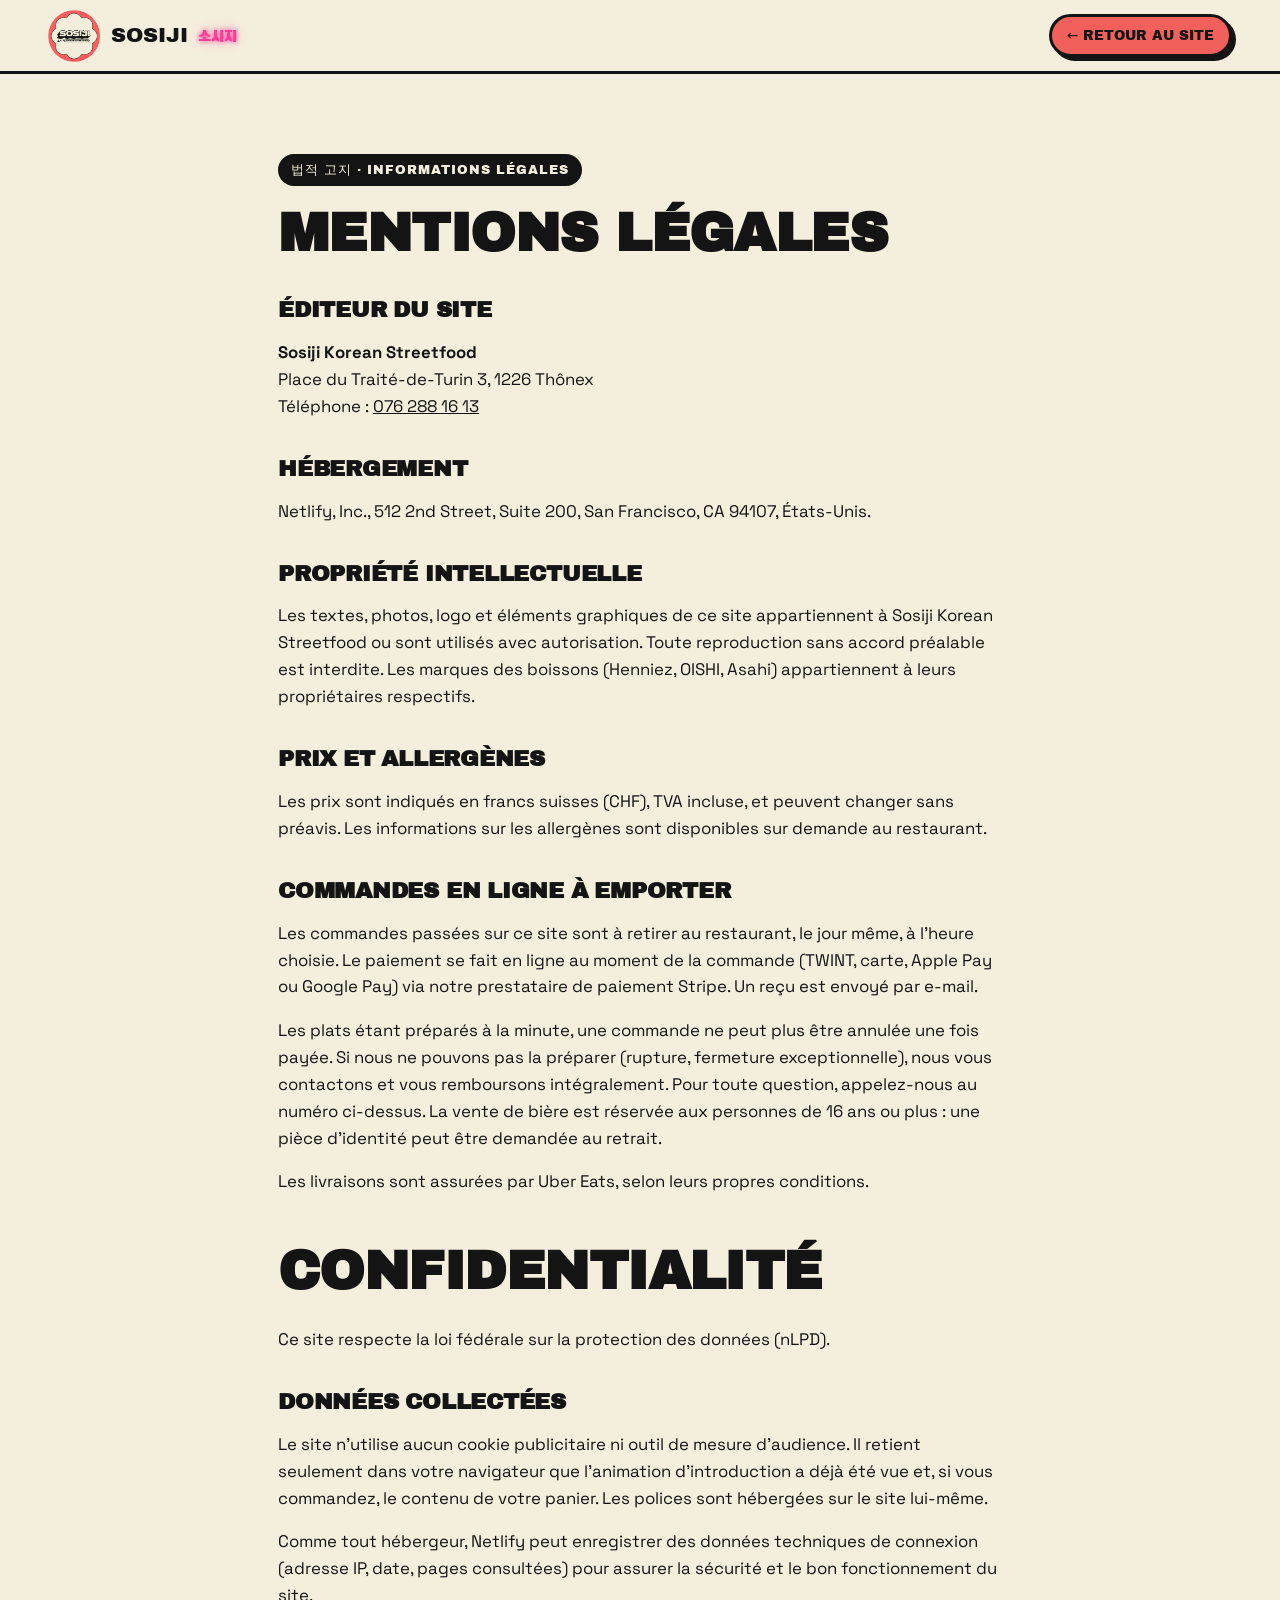
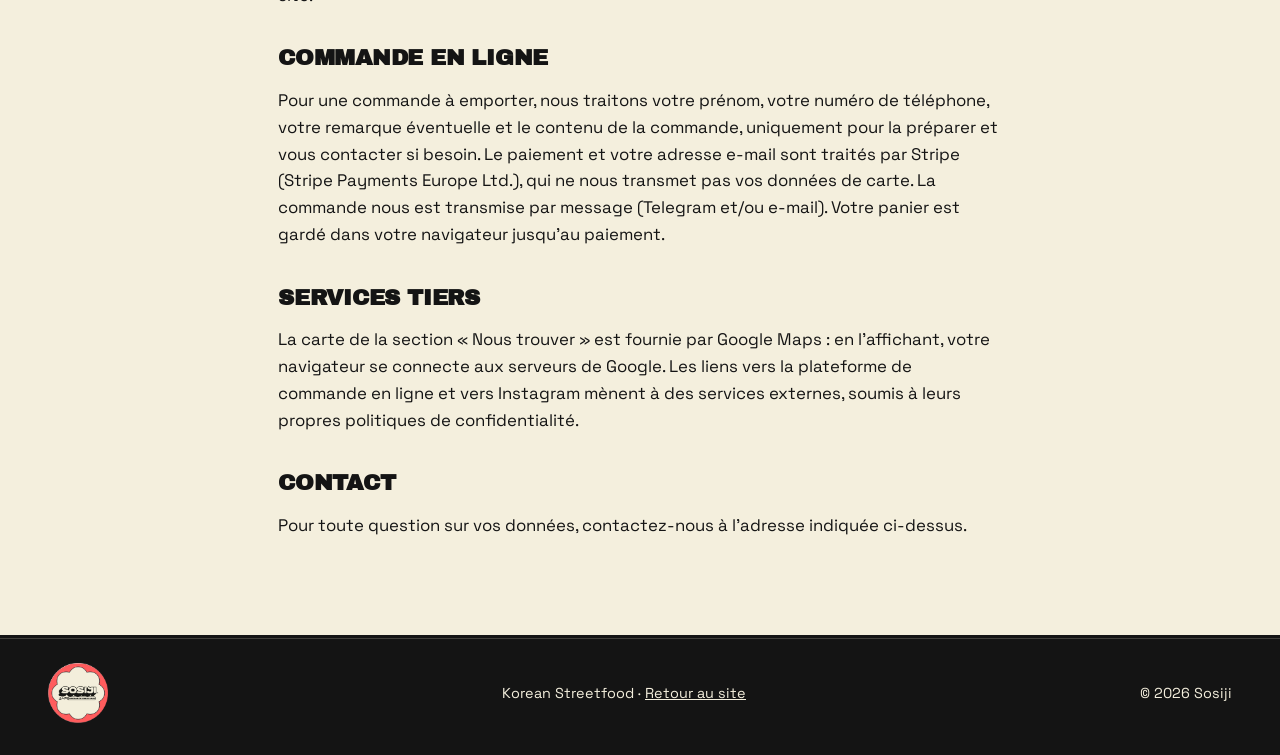
<file: mentions-legales.html>
<!doctype html>
<html lang="fr">
<head>
  <meta charset="utf-8">
  <meta name="viewport" content="width=device-width, initial-scale=1">
  <title>Mentions légales · Sosiji 소시지</title>
  <meta name="robots" content="noindex">
  <meta name="theme-color" content="#f2605b">
  <link rel="icon" href="assets/img/logo.png">
  <link rel="stylesheet" href="assets/fonts.css">
  <link rel="stylesheet" href="style.css">
</head>
<body>
  <header class="nav">
    <a href="index.html" class="nav__brand" aria-label="Sosiji · accueil">
      <img src="assets/img/logo.png" alt="Logo Sosiji Korean Streetfood" width="56" height="56">
      <span class="nav__word">SOSIJI <span class="ko">소시지</span></span>
    </a>
    <a href="index.html" class="btn btn--small">← Retour au site</a>
  </header>

  <main class="legal">
    <p class="tag">법적 고지 · Informations légales</p>
    <h1>Mentions légales</h1>

    <h2>Éditeur du site</h2>
    <p>
      <strong data-legal="company">Sosiji Korean Streetfood</strong><br>
      <span data-legal="owner-line" hidden>Responsable : <span data-legal="owner"></span><br></span>
      <span data-legal="address"></span><br>
      <span data-legal="phone-line" hidden>Téléphone : <a data-legal="phone"></a><br></span>
      <span data-legal="email-line" hidden>E-mail : <a data-legal="email"></a><br></span>
      <span data-legal="ide-line" hidden>Numéro IDE : <span data-legal="ide"></span></span>
    </p>

    <h2>Hébergement</h2>
    <p>Netlify, Inc., 512 2nd Street, Suite 200, San Francisco, CA 94107, États-Unis.</p>

    <h2>Propriété intellectuelle</h2>
    <p>Les textes, photos, logo et éléments graphiques de ce site appartiennent à Sosiji Korean Streetfood ou sont utilisés avec autorisation. Toute reproduction sans accord préalable est interdite. Les marques des boissons (Henniez, OISHI, Asahi) appartiennent à leurs propriétaires respectifs.</p>

    <h2>Prix et allergènes</h2>
    <p>Les prix sont indiqués en francs suisses (CHF), TVA incluse, et peuvent changer sans préavis. Les informations sur les allergènes sont disponibles sur demande au restaurant.</p>

    <h2 id="commandes">Commandes en ligne à emporter</h2>
    <p>Les commandes passées sur ce site sont à retirer au restaurant, le jour même, à l'heure choisie. Le paiement se fait en ligne au moment de la commande (TWINT, carte, Apple Pay ou Google Pay) via notre prestataire de paiement Stripe. Un reçu est envoyé par e-mail.</p>
    <p>Les plats étant préparés à la minute, une commande ne peut plus être annulée une fois payée. Si nous ne pouvons pas la préparer (rupture, fermeture exceptionnelle), nous vous contactons et vous remboursons intégralement. Pour toute question, appelez-nous au numéro ci-dessus. La vente de bière est réservée aux personnes de 16 ans ou plus : une pièce d'identité peut être demandée au retrait.</p>
    <p>Les livraisons sont assurées par Uber Eats, selon leurs propres conditions.</p>

    <h1 id="confidentialite" style="margin-top:3rem">Confidentialité</h1>
    <p>Ce site respecte la loi fédérale sur la protection des données (nLPD).</p>
    <h2>Données collectées</h2>
    <p>Le site n'utilise aucun cookie publicitaire ni outil de mesure d'audience. Il retient seulement dans votre navigateur que l'animation d'introduction a déjà été vue et, si vous commandez, le contenu de votre panier. Les polices sont hébergées sur le site lui-même.</p>
    <p>Comme tout hébergeur, Netlify peut enregistrer des données techniques de connexion (adresse IP, date, pages consultées) pour assurer la sécurité et le bon fonctionnement du site.</p>
    <h2>Commande en ligne</h2>
    <p>Pour une commande à emporter, nous traitons votre prénom, votre numéro de téléphone, votre remarque éventuelle et le contenu de la commande, uniquement pour la préparer et vous contacter si besoin. Le paiement et votre adresse e-mail sont traités par Stripe (Stripe Payments Europe Ltd.), qui ne nous transmet pas vos données de carte. La commande nous est transmise par message (Telegram et/ou e-mail). Votre panier est gardé dans votre navigateur jusqu'au paiement.</p>
    <h2>Services tiers</h2>
    <p>La carte de la section « Nous trouver » est fournie par Google Maps : en l'affichant, votre navigateur se connecte aux serveurs de Google. Les liens vers la plateforme de commande en ligne et vers Instagram mènent à des services externes, soumis à leurs propres politiques de confidentialité.</p>
    <h2>Contact</h2>
    <p>Pour toute question sur vos données, contactez-nous à l'adresse indiquée ci-dessus.</p>
  </main>

  <footer class="footer">
    <div class="footer__row">
      <img src="assets/img/logo.png" alt="" width="60" height="60">
      <p>Korean Streetfood · <a href="index.html" style="color:inherit">Retour au site</a></p>
      <p>© <span id="year"></span> Sosiji</p>
    </div>
  </footer>

  <script src="config.js"></script>
  <script>
    (function () {
      var c = window.SOSIJI || {}, l = c.legal || {};
      var $ = function (k) { return document.querySelector('[data-legal="' + k + '"]'); };
      if (l.company) $('company').textContent = l.company;
      $('address').textContent = c.address || '';
      if (l.owner) { $('owner').textContent = l.owner; $('owner-line').hidden = false; }
      if (l.ide) { $('ide').textContent = l.ide; $('ide-line').hidden = false; }
      if (c.phone) {
        $('phone').textContent = c.phone;
        $('phone').href = 'tel:' + c.phone.replace(/[^+\d]/g, '').replace(/^0/, '+41');
        $('phone-line').hidden = false;
      }
      if (c.email) { $('email').textContent = c.email; $('email').href = 'mailto:' + c.email; $('email-line').hidden = false; }
      document.getElementById('year').textContent = new Date().getFullYear();
    })();
  </script>
</body>
</html>
</file>
<file: assets/fonts.css>
/* Polices auto-hébergées (Fontsource, licence SIL OFL) */
/* archivo-black-latin-ext-400-normal */
@font-face {
  font-family: 'Archivo Black';
  font-style: normal;
  font-display: swap;
  font-weight: 400;
  src: url(fonts/archivo-black-latin-ext-400-normal.woff2) format('woff2');
  unicode-range: U+0100-02BA,U+02BD-02C5,U+02C7-02CC,U+02CE-02D7,U+02DD-02FF,U+0304,U+0308,U+0329,U+1D00-1DBF,U+1E00-1E9F,U+1EF2-1EFF,U+2020,U+20A0-20AB,U+20AD-20C0,U+2113,U+2C60-2C7F,U+A720-A7FF;
}

/* archivo-black-latin-400-normal */
@font-face {
  font-family: 'Archivo Black';
  font-style: normal;
  font-display: swap;
  font-weight: 400;
  src: url(fonts/archivo-black-latin-400-normal.woff2) format('woff2');
  unicode-range: U+0000-00FF,U+0131,U+0152-0153,U+02BB-02BC,U+02C6,U+02DA,U+02DC,U+0304,U+0308,U+0329,U+2000-206F,U+20AC,U+2122,U+2191,U+2193,U+2212,U+2215,U+FEFF,U+FFFD;
}
/* black-han-sans-[2]-400-normal */
@font-face {
  font-family: 'Black Han Sans';
  font-style: normal;
  font-display: swap;
  font-weight: 400;
  src: url(fonts/black-han-sans-2-400-normal.woff2) format('woff2');
  unicode-range: U+d723-d728,U+d72a-d733,U+d735-d748,U+d74a-d74f,U+d752-d753,U+d755-d757,U+d75a-d75f,U+d762-d764,U+d766-d768,U+d76a-d76b,U+d76d-d76f,U+d771-d787,U+d789-d78b,U+d78d-d78f,U+d791-d797,U+d79a,U+d79c,U+d79e-d7a3,U+f900-f909,U+f90b-f92e;
}

/* black-han-sans-[3]-400-normal */
@font-face {
  font-family: 'Black Han Sans';
  font-style: normal;
  font-display: swap;
  font-weight: 400;
  src: url(fonts/black-han-sans-3-400-normal.woff2) format('woff2');
  unicode-range: U+d679-d68b,U+d68e-d69e,U+d6a0,U+d6a2-d6a7,U+d6a9-d6c3,U+d6c6-d6c7,U+d6c9-d6cb,U+d6cd-d6d3,U+d6d5-d6d6,U+d6d8-d6e3,U+d6e5-d6e7,U+d6e9-d6fb,U+d6fd-d717,U+d719-d71f,U+d721-d722;
}

/* black-han-sans-[4]-400-normal */
@font-face {
  font-family: 'Black Han Sans';
  font-style: normal;
  font-display: swap;
  font-weight: 400;
  src: url(fonts/black-han-sans-4-400-normal.woff2) format('woff2');
  unicode-range: U+d5bc-d5c7,U+d5ca-d5cb,U+d5cd-d5cf,U+d5d1-d5d7,U+d5d9-d5da,U+d5dc,U+d5de-d5e3,U+d5e6-d5e7,U+d5e9-d5eb,U+d5ed-d5f6,U+d5f8,U+d5fa-d5ff,U+d602-d603,U+d605-d607,U+d609-d60f,U+d612-d613,U+d616-d61b,U+d61d-d637,U+d63a-d63b,U+d63d-d63f,U+d641-d647,U+d64a-d64c,U+d64e-d653,U+d656-d657,U+d659-d65b,U+d65d-d666,U+d668,U+d66a-d678;
}

/* black-han-sans-[5]-400-normal */
@font-face {
  font-family: 'Black Han Sans';
  font-style: normal;
  font-display: swap;
  font-weight: 400;
  src: url(fonts/black-han-sans-5-400-normal.woff2) format('woff2');
  unicode-range: U+d507,U+d509-d50b,U+d50d-d513,U+d515-d53b,U+d53e-d53f,U+d541-d543,U+d545-d54c,U+d54e,U+d550,U+d552-d557,U+d55a-d55b,U+d55d-d55f,U+d561-d564,U+d566-d567,U+d56a,U+d56c,U+d56e-d573,U+d576-d577,U+d579-d583,U+d585-d586,U+d58a-d5a4,U+d5a6-d5bb;
}

/* black-han-sans-[6]-400-normal */
@font-face {
  font-family: 'Black Han Sans';
  font-style: normal;
  font-display: swap;
  font-weight: 400;
  src: url(fonts/black-han-sans-6-400-normal.woff2) format('woff2');
  unicode-range: U+d464-d477,U+d47a-d47b,U+d47d-d47f,U+d481-d487,U+d489-d48a,U+d48c,U+d48e-d4e7,U+d4e9-d503,U+d505-d506;
}

/* black-han-sans-[7]-400-normal */
@font-face {
  font-family: 'Black Han Sans';
  font-style: normal;
  font-display: swap;
  font-weight: 400;
  src: url(fonts/black-han-sans-7-400-normal.woff2) format('woff2');
  unicode-range: U+d3bf-d3c7,U+d3ca-d3cf,U+d3d1-d3eb,U+d3ee-d3ef,U+d3f1-d3f3,U+d3f5-d3fb,U+d3fd-d400,U+d402-d45b,U+d45d-d463;
}

/* black-han-sans-[8]-400-normal */
@font-face {
  font-family: 'Black Han Sans';
  font-style: normal;
  font-display: swap;
  font-weight: 400;
  src: url(fonts/black-han-sans-8-400-normal.woff2) format('woff2');
  unicode-range: U+d2ff,U+d302-d304,U+d306-d30b,U+d30f,U+d311-d313,U+d315-d31b,U+d31e,U+d322-d324,U+d326-d327,U+d32a-d32b,U+d32d-d32f,U+d331-d337,U+d339-d33c,U+d33e-d37b,U+d37e-d37f,U+d381-d383,U+d385-d38b,U+d38e-d390,U+d392-d397,U+d39a-d39b,U+d39d-d39f,U+d3a1-d3a7,U+d3a9-d3aa,U+d3ac,U+d3ae-d3b3,U+d3b5-d3b7,U+d3b9-d3bb,U+d3bd-d3be;
}

/* black-han-sans-[9]-400-normal */
@font-face {
  font-family: 'Black Han Sans';
  font-style: normal;
  font-display: swap;
  font-weight: 400;
  src: url(fonts/black-han-sans-9-400-normal.woff2) format('woff2');
  unicode-range: U+d257-d27f,U+d281-d29b,U+d29d-d29f,U+d2a1-d2ab,U+d2ad-d2b7,U+d2ba-d2bb,U+d2bd-d2bf,U+d2c1-d2c7,U+d2c9-d2ef,U+d2f2-d2f3,U+d2f5-d2f7,U+d2f9-d2fe;
}

/* black-han-sans-[10]-400-normal */
@font-face {
  font-family: 'Black Han Sans';
  font-style: normal;
  font-display: swap;
  font-weight: 400;
  src: url(fonts/black-han-sans-10-400-normal.woff2) format('woff2');
  unicode-range: U+d1b4,U+d1b6-d1f3,U+d1f5-d22b,U+d22e-d22f,U+d231-d233,U+d235-d23b,U+d23d-d240,U+d242-d256;
}

/* black-han-sans-[11]-400-normal */
@font-face {
  font-family: 'Black Han Sans';
  font-style: normal;
  font-display: swap;
  font-weight: 400;
  src: url(fonts/black-han-sans-11-400-normal.woff2) format('woff2');
  unicode-range: U+d105-d12f,U+d132-d133,U+d135-d137,U+d139-d13f,U+d141-d142,U+d144,U+d146-d14b,U+d14e-d14f,U+d151-d153,U+d155-d15b,U+d15e-d187,U+d189-d19f,U+d1a2-d1a3,U+d1a5-d1a7,U+d1a9-d1af,U+d1b2-d1b3;
}

/* black-han-sans-[12]-400-normal */
@font-face {
  font-family: 'Black Han Sans';
  font-style: normal;
  font-display: swap;
  font-weight: 400;
  src: url(fonts/black-han-sans-12-400-normal.woff2) format('woff2');
  unicode-range: U+d04b-d04f,U+d051-d057,U+d059-d06b,U+d06d-d06f,U+d071-d073,U+d075-d07b,U+d07e-d0a3,U+d0a6-d0a7,U+d0a9-d0ab,U+d0ad-d0b3,U+d0b6,U+d0b8,U+d0ba-d0bf,U+d0c2-d0c3,U+d0c5-d0c7,U+d0c9-d0cf,U+d0d2,U+d0d6-d0db,U+d0de-d0df,U+d0e1-d0e3,U+d0e5-d0eb,U+d0ee-d0f0,U+d0f2-d104;
}

/* black-han-sans-[13]-400-normal */
@font-face {
  font-family: 'Black Han Sans';
  font-style: normal;
  font-display: swap;
  font-weight: 400;
  src: url(fonts/black-han-sans-13-400-normal.woff2) format('woff2');
  unicode-range: U+cfa2-cfc3,U+cfc5-cfdf,U+cfe2-cfe3,U+cfe5-cfe7,U+cfe9-cff4,U+cff6-cffb,U+cffd-cfff,U+d001-d003,U+d005-d017,U+d019-d033,U+d036-d037,U+d039-d03b,U+d03d-d04a;
}

/* black-han-sans-[14]-400-normal */
@font-face {
  font-family: 'Black Han Sans';
  font-style: normal;
  font-display: swap;
  font-weight: 400;
  src: url(fonts/black-han-sans-14-400-normal.woff2) format('woff2');
  unicode-range: U+cef0-cef3,U+cef6,U+cef9-ceff,U+cf01-cf03,U+cf05-cf07,U+cf09-cf0f,U+cf11-cf12,U+cf14-cf1b,U+cf1d-cf1f,U+cf21-cf2f,U+cf31-cf53,U+cf56-cf57,U+cf59-cf5b,U+cf5d-cf63,U+cf66,U+cf68,U+cf6a-cf6f,U+cf71-cf84,U+cf86-cf8b,U+cf8d-cfa1;
}

/* black-han-sans-[15]-400-normal */
@font-face {
  font-family: 'Black Han Sans';
  font-style: normal;
  font-display: swap;
  font-weight: 400;
  src: url(fonts/black-han-sans-15-400-normal.woff2) format('woff2');
  unicode-range: U+ce3c-ce57,U+ce5a-ce5b,U+ce5d-ce5f,U+ce61-ce67,U+ce6a,U+ce6c,U+ce6e-ce73,U+ce76-ce77,U+ce79-ce7b,U+ce7d-ce83,U+ce85-ce88,U+ce8a-ce8f,U+ce91-ce93,U+ce95-ce97,U+ce99-ce9f,U+cea2,U+cea4-ceab,U+cead-cee3,U+cee6-cee7,U+cee9-ceeb,U+ceed-ceef;
}

/* black-han-sans-[16]-400-normal */
@font-face {
  font-family: 'Black Han Sans';
  font-style: normal;
  font-display: swap;
  font-weight: 400;
  src: url(fonts/black-han-sans-16-400-normal.woff2) format('woff2');
  unicode-range: U+cd92-cd93,U+cd96-cd97,U+cd99-cd9b,U+cd9d-cda3,U+cda6-cda8,U+cdaa-cdaf,U+cdb1-cdc3,U+cdc5-cdcb,U+cdcd-cde7,U+cde9-ce03,U+ce05-ce1f,U+ce22-ce34,U+ce36-ce3b;
}

/* black-han-sans-[17]-400-normal */
@font-face {
  font-family: 'Black Han Sans';
  font-style: normal;
  font-display: swap;
  font-weight: 400;
  src: url(fonts/black-han-sans-17-400-normal.woff2) format('woff2');
  unicode-range: U+ccef-cd07,U+cd0a-cd0b,U+cd0d-cd1a,U+cd1c,U+cd1e-cd2b,U+cd2d-cd5b,U+cd5d-cd77,U+cd79-cd91;
}

/* black-han-sans-[18]-400-normal */
@font-face {
  font-family: 'Black Han Sans';
  font-style: normal;
  font-display: swap;
  font-weight: 400;
  src: url(fonts/black-han-sans-18-400-normal.woff2) format('woff2');
  unicode-range: U+cc3f-cc43,U+cc46-cc47,U+cc49-cc4b,U+cc4d-cc53,U+cc55-cc58,U+cc5a-cc5f,U+cc61-cc97,U+cc9a-cc9b,U+cc9d-cc9f,U+cca1-cca7,U+ccaa,U+ccac,U+ccae-ccb3,U+ccb6-ccb7,U+ccb9-ccbb,U+ccbd-cccf,U+ccd1-cce3,U+cce5-ccee;
}

/* black-han-sans-[19]-400-normal */
@font-face {
  font-family: 'Black Han Sans';
  font-style: normal;
  font-display: swap;
  font-weight: 400;
  src: url(fonts/black-han-sans-19-400-normal.woff2) format('woff2');
  unicode-range: U+cb91-cbd3,U+cbd5-cbe3,U+cbe5-cc0b,U+cc0e-cc0f,U+cc11-cc13,U+cc15-cc1b,U+cc1d-cc20,U+cc23-cc27,U+cc2a-cc2b,U+cc2d,U+cc2f,U+cc31-cc37,U+cc3a,U+cc3c;
}

/* black-han-sans-[20]-400-normal */
@font-face {
  font-family: 'Black Han Sans';
  font-style: normal;
  font-display: swap;
  font-weight: 400;
  src: url(fonts/black-han-sans-20-400-normal.woff2) format('woff2');
  unicode-range: U+caf4-cb47,U+cb4a-cb90;
}

/* black-han-sans-[21]-400-normal */
@font-face {
  font-family: 'Black Han Sans';
  font-style: normal;
  font-display: swap;
  font-weight: 400;
  src: url(fonts/black-han-sans-21-400-normal.woff2) format('woff2');
  unicode-range: U+ca4a-ca4b,U+ca4e-ca4f,U+ca51-ca53,U+ca55-ca5b,U+ca5d-ca60,U+ca62-ca83,U+ca85-cabb,U+cabe-cabf,U+cac1-cac3,U+cac5-cacb,U+cacd-cad0,U+cad2,U+cad4-cad8,U+cada-caf3;
}

/* black-han-sans-[22]-400-normal */
@font-face {
  font-family: 'Black Han Sans';
  font-style: normal;
  font-display: swap;
  font-weight: 400;
  src: url(fonts/black-han-sans-22-400-normal.woff2) format('woff2');
  unicode-range: U+c996-c997,U+c99a-c99c,U+c99e-c9bf,U+c9c2-c9c3,U+c9c5-c9c7,U+c9c9-c9cf,U+c9d2,U+c9d4,U+c9d7-c9d8,U+c9db,U+c9de-c9df,U+c9e1-c9e3,U+c9e5-c9e6,U+c9e8-c9eb,U+c9ee-c9f0,U+c9f2-c9f7,U+c9f9-ca0b,U+ca0d-ca28,U+ca2a-ca49;
}

/* black-han-sans-[23]-400-normal */
@font-face {
  font-family: 'Black Han Sans';
  font-style: normal;
  font-display: swap;
  font-weight: 400;
  src: url(fonts/black-han-sans-23-400-normal.woff2) format('woff2');
  unicode-range: U+c8e9-c8f4,U+c8f6-c8fb,U+c8fe-c8ff,U+c901-c903,U+c905-c90b,U+c90e-c910,U+c912-c917,U+c919-c92b,U+c92d-c94f,U+c951-c953,U+c955-c96b,U+c96d-c973,U+c975-c987,U+c98a-c98b,U+c98d-c98f,U+c991-c995;
}

/* black-han-sans-[24]-400-normal */
@font-face {
  font-family: 'Black Han Sans';
  font-style: normal;
  font-display: swap;
  font-weight: 400;
  src: url(fonts/black-han-sans-24-400-normal.woff2) format('woff2');
  unicode-range: U+c841-c84b,U+c84d-c86f,U+c872-c873,U+c875-c877,U+c879-c87f,U+c882-c884,U+c887-c88a,U+c88d-c8c3,U+c8c5-c8df,U+c8e1-c8e8;
}

/* black-han-sans-[25]-400-normal */
@font-face {
  font-family: 'Black Han Sans';
  font-style: normal;
  font-display: swap;
  font-weight: 400;
  src: url(fonts/black-han-sans-25-400-normal.woff2) format('woff2');
  unicode-range: U+c779-c77b,U+c77e-c782,U+c786,U+c78b,U+c78d,U+c78f,U+c792-c793,U+c795,U+c797,U+c799-c79f,U+c7a2,U+c7a7-c7ab,U+c7ae-c7bb,U+c7bd-c7c0,U+c7c2-c7c7,U+c7c9-c7dc,U+c7de-c7ff,U+c802-c803,U+c805-c807,U+c809,U+c80b-c80f,U+c812,U+c814,U+c817-c81b,U+c81e-c81f,U+c821-c823,U+c825-c82e,U+c830-c837,U+c839-c83b,U+c83d-c840;
}

/* black-han-sans-[26]-400-normal */
@font-face {
  font-family: 'Black Han Sans';
  font-style: normal;
  font-display: swap;
  font-weight: 400;
  src: url(fonts/black-han-sans-26-400-normal.woff2) format('woff2');
  unicode-range: U+c6bb-c6bf,U+c6c2,U+c6c4,U+c6c6-c6cb,U+c6ce-c6cf,U+c6d1-c6d3,U+c6d5-c6db,U+c6dd-c6df,U+c6e1-c6e7,U+c6e9-c6eb,U+c6ed-c6ef,U+c6f1-c6f8,U+c6fa-c703,U+c705-c707,U+c709-c70b,U+c70d-c716,U+c718,U+c71a-c71f,U+c722-c723,U+c725-c727,U+c729-c734,U+c736-c73b,U+c73e-c73f,U+c741-c743,U+c745-c74b,U+c74e-c750,U+c752-c757,U+c759-c773,U+c776-c777;
}

/* black-han-sans-[27]-400-normal */
@font-face {
  font-family: 'Black Han Sans';
  font-style: normal;
  font-display: swap;
  font-weight: 400;
  src: url(fonts/black-han-sans-27-400-normal.woff2) format('woff2');
  unicode-range: U+c5f5-c5fb,U+c5fe,U+c602-c605,U+c607,U+c609-c60f,U+c611-c61a,U+c61c-c623,U+c626-c627,U+c629-c62b,U+c62d,U+c62f-c632,U+c636,U+c638,U+c63a-c63f,U+c642-c643,U+c645-c647,U+c649-c652,U+c656-c65b,U+c65d-c65f,U+c661-c663,U+c665-c677,U+c679-c67b,U+c67d-c693,U+c696-c697,U+c699-c69b,U+c69d-c6a3,U+c6a6,U+c6a8,U+c6aa-c6af,U+c6b2-c6b3,U+c6b5-c6b7,U+c6b9-c6ba;
}

/* black-han-sans-[28]-400-normal */
@font-face {
  font-family: 'Black Han Sans';
  font-style: normal;
  font-display: swap;
  font-weight: 400;
  src: url(fonts/black-han-sans-28-400-normal.woff2) format('woff2');
  unicode-range: U+c517-c527,U+c52a-c52b,U+c52d-c52f,U+c531-c538,U+c53a,U+c53c,U+c53e-c543,U+c546-c547,U+c54b,U+c54d-c552,U+c556,U+c55a-c55b,U+c55d,U+c55f,U+c562-c563,U+c565-c567,U+c569-c56f,U+c572,U+c574,U+c576-c57b,U+c57e-c57f,U+c581-c583,U+c585-c586,U+c588-c58b,U+c58e,U+c590,U+c592-c596,U+c599-c5b3,U+c5b6-c5b7,U+c5ba,U+c5be-c5c3,U+c5ca-c5cb,U+c5cd,U+c5cf,U+c5d2-c5d3,U+c5d5-c5d7,U+c5d9-c5df,U+c5e1-c5e2,U+c5e4,U+c5e6-c5eb,U+c5ef,U+c5f1-c5f3;
}

/* black-han-sans-[29]-400-normal */
@font-face {
  font-family: 'Black Han Sans';
  font-style: normal;
  font-display: swap;
  font-weight: 400;
  src: url(fonts/black-han-sans-29-400-normal.woff2) format('woff2');
  unicode-range: U+c475-c4ef,U+c4f2-c4f3,U+c4f5-c4f7,U+c4f9-c4ff,U+c502-c50b,U+c50d-c516;
}

/* black-han-sans-[30]-400-normal */
@font-face {
  font-family: 'Black Han Sans';
  font-style: normal;
  font-display: swap;
  font-weight: 400;
  src: url(fonts/black-han-sans-30-400-normal.woff2) format('woff2');
  unicode-range: U+c3d0-c3d7,U+c3da-c3db,U+c3dd-c3de,U+c3e1-c3ec,U+c3ee-c3f3,U+c3f5-c42b,U+c42d-c463,U+c466-c474;
}

/* black-han-sans-[31]-400-normal */
@font-face {
  font-family: 'Black Han Sans';
  font-style: normal;
  font-display: swap;
  font-weight: 400;
  src: url(fonts/black-han-sans-31-400-normal.woff2) format('woff2');
  unicode-range: U+c32b-c367,U+c36a-c36b,U+c36d-c36f,U+c371-c377,U+c37a-c37b,U+c37e-c383,U+c385-c387,U+c389-c3cf;
}

/* black-han-sans-[32]-400-normal */
@font-face {
  font-family: 'Black Han Sans';
  font-style: normal;
  font-display: swap;
  font-weight: 400;
  src: url(fonts/black-han-sans-32-400-normal.woff2) format('woff2');
  unicode-range: U+c26a-c26b,U+c26d-c26f,U+c271-c273,U+c275-c27b,U+c27e-c287,U+c289-c28f,U+c291-c297,U+c299-c29a,U+c29c-c2a3,U+c2a5-c2a7,U+c2a9-c2ab,U+c2ad-c2b3,U+c2b6,U+c2b8,U+c2ba-c2bb,U+c2bd-c2db,U+c2de-c2df,U+c2e1-c2e2,U+c2e5-c2ea,U+c2ee,U+c2f0,U+c2f2-c2f5,U+c2f7,U+c2fa-c2fb,U+c2fd-c2ff,U+c301-c307,U+c309-c30c,U+c30e-c312,U+c315-c323,U+c325-c328,U+c32a;
}

/* black-han-sans-[33]-400-normal */
@font-face {
  font-family: 'Black Han Sans';
  font-style: normal;
  font-display: swap;
  font-weight: 400;
  src: url(fonts/black-han-sans-33-400-normal.woff2) format('woff2');
  unicode-range: U+c1bc-c1c3,U+c1c5-c1df,U+c1e1-c1fb,U+c1fd-c203,U+c205-c20c,U+c20e,U+c210-c217,U+c21a-c21b,U+c21d-c21e,U+c221-c227,U+c229-c22a,U+c22c,U+c22e,U+c230,U+c233-c24f,U+c251-c257,U+c259-c269;
}

/* black-han-sans-[34]-400-normal */
@font-face {
  font-family: 'Black Han Sans';
  font-style: normal;
  font-display: swap;
  font-weight: 400;
  src: url(fonts/black-han-sans-34-400-normal.woff2) format('woff2');
  unicode-range: U+c101-c11b,U+c11f,U+c121-c123,U+c125-c12b,U+c12e,U+c132-c137,U+c13a-c13b,U+c13d-c13f,U+c141-c147,U+c14a,U+c14c-c153,U+c155-c157,U+c159-c15b,U+c15d-c166,U+c169-c16f,U+c171-c177,U+c179-c18b,U+c18e-c18f,U+c191-c193,U+c195-c19b,U+c19d-c19e,U+c1a0,U+c1a2-c1a4,U+c1a6-c1bb;
}

/* black-han-sans-[35]-400-normal */
@font-face {
  font-family: 'Black Han Sans';
  font-style: normal;
  font-display: swap;
  font-weight: 400;
  src: url(fonts/black-han-sans-35-400-normal.woff2) format('woff2');
  unicode-range: U+c049-c057,U+c059-c05b,U+c05d-c05f,U+c061-c067,U+c069-c08f,U+c091-c0ab,U+c0ae-c0af,U+c0b1-c0b3,U+c0b5,U+c0b7-c0bb,U+c0be,U+c0c2-c0c7,U+c0ca-c0cb,U+c0cd-c0cf,U+c0d1-c0d7,U+c0d9-c0da,U+c0dc,U+c0de-c0e3,U+c0e5-c0eb,U+c0ed-c0f3,U+c0f6,U+c0f8,U+c0fa-c0ff;
}

/* black-han-sans-[36]-400-normal */
@font-face {
  font-family: 'Black Han Sans';
  font-style: normal;
  font-display: swap;
  font-weight: 400;
  src: url(fonts/black-han-sans-36-400-normal.woff2) format('woff2');
  unicode-range: U+bfa7-bfaf,U+bfb1-bfc4,U+bfc6-bfcb,U+bfce-bfcf,U+bfd1-bfd3,U+bfd5-bfdb,U+bfdd-c048;
}

/* black-han-sans-[37]-400-normal */
@font-face {
  font-family: 'Black Han Sans';
  font-style: normal;
  font-display: swap;
  font-weight: 400;
  src: url(fonts/black-han-sans-37-400-normal.woff2) format('woff2');
  unicode-range: U+bf07,U+bf09-bf3f,U+bf41-bf4f,U+bf52-bf54,U+bf56-bfa6;
}

/* black-han-sans-[38]-400-normal */
@font-face {
  font-family: 'Black Han Sans';
  font-style: normal;
  font-display: swap;
  font-weight: 400;
  src: url(fonts/black-han-sans-38-400-normal.woff2) format('woff2');
  unicode-range: U+be56,U+be58,U+be5c-be5f,U+be62-be63,U+be65-be67,U+be69-be74,U+be76-be7b,U+be7e-be7f,U+be81-be8e,U+be90,U+be92-bea7,U+bea9-becf,U+bed2-bed3,U+bed5-bed6,U+bed9-bee3,U+bee6-bf06;
}

/* black-han-sans-[39]-400-normal */
@font-face {
  font-family: 'Black Han Sans';
  font-style: normal;
  font-display: swap;
  font-weight: 400;
  src: url(fonts/black-han-sans-39-400-normal.woff2) format('woff2');
  unicode-range: U+bdb0-bdd3,U+bdd5-bdef,U+bdf1-be0b,U+be0d-be0f,U+be11-be13,U+be15-be43,U+be46-be47,U+be49-be4b,U+be4d-be53;
}

/* black-han-sans-[40]-400-normal */
@font-face {
  font-family: 'Black Han Sans';
  font-style: normal;
  font-display: swap;
  font-weight: 400;
  src: url(fonts/black-han-sans-40-400-normal.woff2) format('woff2');
  unicode-range: U+bd03,U+bd06,U+bd08,U+bd0a-bd0f,U+bd11-bd22,U+bd25-bd47,U+bd49-bd58,U+bd5a-bd7f,U+bd82-bd83,U+bd85-bd87,U+bd8a-bd8f,U+bd91-bd92,U+bd94,U+bd96-bd98,U+bd9a-bdaf;
}

/* black-han-sans-[41]-400-normal */
@font-face {
  font-family: 'Black Han Sans';
  font-style: normal;
  font-display: swap;
  font-weight: 400;
  src: url(fonts/black-han-sans-41-400-normal.woff2) format('woff2');
  unicode-range: U+bc4e-bc83,U+bc86-bc87,U+bc89-bc8b,U+bc8d-bc93,U+bc96,U+bc98,U+bc9b-bc9f,U+bca2-bca3,U+bca5-bca7,U+bca9-bcb2,U+bcb4-bcbb,U+bcbe-bcbf,U+bcc1-bcc3,U+bcc5-bccc,U+bcce-bcd0,U+bcd2-bcd4,U+bcd6-bcf3,U+bcf7,U+bcf9-bcfb,U+bcfd-bd02;
}

/* black-han-sans-[42]-400-normal */
@font-face {
  font-family: 'Black Han Sans';
  font-style: normal;
  font-display: swap;
  font-weight: 400;
  src: url(fonts/black-han-sans-42-400-normal.woff2) format('woff2');
  unicode-range: U+bb90-bba3,U+bba5-bbab,U+bbad-bbbf,U+bbc1-bbf7,U+bbfa-bbfb,U+bbfd-bbfe,U+bc01-bc07,U+bc09-bc0a,U+bc0e,U+bc10,U+bc12-bc13,U+bc17,U+bc19-bc1a,U+bc1e,U+bc20-bc23,U+bc26,U+bc28,U+bc2a-bc2c,U+bc2e-bc2f,U+bc32-bc33,U+bc35-bc37,U+bc39-bc3f,U+bc41-bc42,U+bc44,U+bc46-bc48,U+bc4a-bc4d;
}

/* black-han-sans-[43]-400-normal */
@font-face {
  font-family: 'Black Han Sans';
  font-style: normal;
  font-display: swap;
  font-weight: 400;
  src: url(fonts/black-han-sans-43-400-normal.woff2) format('woff2');
  unicode-range: U+bae6-bafb,U+bafd-bb17,U+bb19-bb33,U+bb37,U+bb39-bb3a,U+bb3d-bb43,U+bb45-bb46,U+bb48,U+bb4a-bb4f,U+bb51-bb53,U+bb55-bb57,U+bb59-bb62,U+bb64-bb8f;
}

/* black-han-sans-[44]-400-normal */
@font-face {
  font-family: 'Black Han Sans';
  font-style: normal;
  font-display: swap;
  font-weight: 400;
  src: url(fonts/black-han-sans-44-400-normal.woff2) format('woff2');
  unicode-range: U+ba30-ba37,U+ba3a-ba3b,U+ba3d-ba3f,U+ba41-ba47,U+ba49-ba4a,U+ba4c,U+ba4e-ba53,U+ba56-ba57,U+ba59-ba5b,U+ba5d-ba63,U+ba65-ba66,U+ba68-ba6f,U+ba71-ba73,U+ba75-ba77,U+ba79-ba84,U+ba86,U+ba88-baa7,U+baaa,U+baad-baaf,U+bab1-bab7,U+baba,U+babc,U+babe-bae5;
}

/* black-han-sans-[45]-400-normal */
@font-face {
  font-family: 'Black Han Sans';
  font-style: normal;
  font-display: swap;
  font-weight: 400;
  src: url(fonts/black-han-sans-45-400-normal.woff2) format('woff2');
  unicode-range: U+b96e-b973,U+b976-b977,U+b979-b97b,U+b97d-b983,U+b986,U+b988,U+b98a-b98d,U+b98f-b9ab,U+b9ae-b9af,U+b9b1-b9b3,U+b9b5-b9bb,U+b9be,U+b9c0,U+b9c2-b9c7,U+b9ca-b9cb,U+b9cd,U+b9d2-b9d7,U+b9da,U+b9dc,U+b9df-b9e0,U+b9e2,U+b9e6-b9e7,U+b9e9-b9f3,U+b9f6,U+b9f8,U+b9fb-ba2f;
}

/* black-han-sans-[46]-400-normal */
@font-face {
  font-family: 'Black Han Sans';
  font-style: normal;
  font-display: swap;
  font-weight: 400;
  src: url(fonts/black-han-sans-46-400-normal.woff2) format('woff2');
  unicode-range: U+b8bf-b8cb,U+b8cd-b8e0,U+b8e2-b8e7,U+b8ea-b8eb,U+b8ed-b8ef,U+b8f1-b8f7,U+b8fa,U+b8fc,U+b8fe-b903,U+b905-b917,U+b919-b91f,U+b921-b93b,U+b93d-b957,U+b95a-b95b,U+b95d-b95f,U+b961-b967,U+b969-b96c;
}

/* black-han-sans-[47]-400-normal */
@font-face {
  font-family: 'Black Han Sans';
  font-style: normal;
  font-display: swap;
  font-weight: 400;
  src: url(fonts/black-han-sans-47-400-normal.woff2) format('woff2');
  unicode-range: U+b80d-b80f,U+b811-b817,U+b81a,U+b81c-b823,U+b826-b827,U+b829-b82b,U+b82d-b833,U+b836,U+b83a-b83f,U+b841-b85b,U+b85e-b85f,U+b861-b863,U+b865-b86b,U+b86e,U+b870,U+b872-b8af,U+b8b1-b8be;
}

/* black-han-sans-[48]-400-normal */
@font-face {
  font-family: 'Black Han Sans';
  font-style: normal;
  font-display: swap;
  font-weight: 400;
  src: url(fonts/black-han-sans-48-400-normal.woff2) format('woff2');
  unicode-range: U+b74d-b75f,U+b761-b763,U+b765-b774,U+b776-b77b,U+b77e-b77f,U+b781-b783,U+b785-b78b,U+b78e,U+b792-b796,U+b79a-b79b,U+b79d-b7a7,U+b7aa,U+b7ae-b7b3,U+b7b6-b7c8,U+b7ca-b7eb,U+b7ee-b7ef,U+b7f1-b7f3,U+b7f5-b7fb,U+b7fe,U+b802-b806,U+b80a-b80b;
}

/* black-han-sans-[49]-400-normal */
@font-face {
  font-family: 'Black Han Sans';
  font-style: normal;
  font-display: swap;
  font-weight: 400;
  src: url(fonts/black-han-sans-49-400-normal.woff2) format('woff2');
  unicode-range: U+b6a7-b6aa,U+b6ac-b6b0,U+b6b2-b6ef,U+b6f1-b727,U+b72a-b72b,U+b72d-b72e,U+b731-b737,U+b739-b73a,U+b73c-b743,U+b745-b74c;
}

/* black-han-sans-[50]-400-normal */
@font-face {
  font-family: 'Black Han Sans';
  font-style: normal;
  font-display: swap;
  font-weight: 400;
  src: url(fonts/black-han-sans-50-400-normal.woff2) format('woff2');
  unicode-range: U+b605-b60f,U+b612-b617,U+b619-b624,U+b626-b69b,U+b69e-b6a3,U+b6a5-b6a6;
}

/* black-han-sans-[51]-400-normal */
@font-face {
  font-family: 'Black Han Sans';
  font-style: normal;
  font-display: swap;
  font-weight: 400;
  src: url(fonts/black-han-sans-51-400-normal.woff2) format('woff2');
  unicode-range: U+b55f,U+b562-b583,U+b585-b59f,U+b5a2-b5a3,U+b5a5-b5a7,U+b5a9-b5b2,U+b5b5-b5ba,U+b5bd-b604;
}

/* black-han-sans-[52]-400-normal */
@font-face {
  font-family: 'Black Han Sans';
  font-style: normal;
  font-display: swap;
  font-weight: 400;
  src: url(fonts/black-han-sans-52-400-normal.woff2) format('woff2');
  unicode-range: U+b4a5-b4b6,U+b4b8-b4bf,U+b4c1-b4c7,U+b4c9-b4db,U+b4de-b4df,U+b4e1-b4e2,U+b4e5-b4eb,U+b4ee,U+b4f0,U+b4f2-b513,U+b516-b517,U+b519-b51a,U+b51d-b523,U+b526,U+b528,U+b52b-b52f,U+b532-b533,U+b535-b537,U+b539-b53f,U+b541-b544,U+b546-b54b,U+b54d-b54f,U+b551-b55b,U+b55d-b55e;
}

/* black-han-sans-[53]-400-normal */
@font-face {
  font-family: 'Black Han Sans';
  font-style: normal;
  font-display: swap;
  font-weight: 400;
  src: url(fonts/black-han-sans-53-400-normal.woff2) format('woff2');
  unicode-range: U+b3f8-b3fb,U+b3fd-b40f,U+b411-b417,U+b419-b41b,U+b41d-b41f,U+b421-b427,U+b42a-b42b,U+b42d-b44f,U+b452-b453,U+b455-b457,U+b459-b45f,U+b462-b464,U+b466-b46b,U+b46d-b47f,U+b481-b4a3;
}

/* black-han-sans-[54]-400-normal */
@font-face {
  font-family: 'Black Han Sans';
  font-style: normal;
  font-display: swap;
  font-weight: 400;
  src: url(fonts/black-han-sans-54-400-normal.woff2) format('woff2');
  unicode-range: U+b342-b353,U+b356-b357,U+b359-b35b,U+b35d-b35e,U+b360-b363,U+b366,U+b368,U+b36a-b36d,U+b36f,U+b372-b373,U+b375-b377,U+b379-b37f,U+b381-b382,U+b384,U+b386-b38b,U+b38d-b3c3,U+b3c6-b3c7,U+b3c9-b3ca,U+b3cd-b3d3,U+b3d6,U+b3d8,U+b3da-b3f7;
}

/* black-han-sans-[55]-400-normal */
@font-face {
  font-family: 'Black Han Sans';
  font-style: normal;
  font-display: swap;
  font-weight: 400;
  src: url(fonts/black-han-sans-55-400-normal.woff2) format('woff2');
  unicode-range: U+b27c-b283,U+b285-b28f,U+b292-b293,U+b295-b297,U+b29a-b29f,U+b2a1-b2a4,U+b2a7-b2a9,U+b2ab,U+b2ad-b2c7,U+b2ca-b2cb,U+b2cd-b2cf,U+b2d1-b2d7,U+b2da,U+b2dc,U+b2de-b2e3,U+b2e7,U+b2e9-b2ea,U+b2ef-b2f3,U+b2f6,U+b2f8,U+b2fa-b2fb,U+b2fd-b2fe,U+b302-b303,U+b305-b307,U+b309-b30f,U+b312,U+b316-b31b,U+b31d-b341;
}

/* black-han-sans-[56]-400-normal */
@font-face {
  font-family: 'Black Han Sans';
  font-style: normal;
  font-display: swap;
  font-weight: 400;
  src: url(fonts/black-han-sans-56-400-normal.woff2) format('woff2');
  unicode-range: U+b1d6-b1e7,U+b1e9-b1fc,U+b1fe-b203,U+b206-b207,U+b209-b20b,U+b20d-b213,U+b216-b21f,U+b221-b257,U+b259-b273,U+b275-b27b;
}

/* black-han-sans-[57]-400-normal */
@font-face {
  font-family: 'Black Han Sans';
  font-style: normal;
  font-display: swap;
  font-weight: 400;
  src: url(fonts/black-han-sans-57-400-normal.woff2) format('woff2');
  unicode-range: U+b120-b122,U+b126-b127,U+b129-b12b,U+b12d-b133,U+b136,U+b138,U+b13a-b13f,U+b142-b143,U+b145-b14f,U+b151-b153,U+b156-b157,U+b159-b177,U+b17a-b17b,U+b17d-b17f,U+b181-b187,U+b189-b18c,U+b18e-b191,U+b195-b1a7,U+b1a9-b1cb,U+b1cd-b1d5;
}

/* black-han-sans-[58]-400-normal */
@font-face {
  font-family: 'Black Han Sans';
  font-style: normal;
  font-display: swap;
  font-weight: 400;
  src: url(fonts/black-han-sans-58-400-normal.woff2) format('woff2');
  unicode-range: U+b05f-b07b,U+b07e-b07f,U+b081-b083,U+b085-b08b,U+b08d-b097,U+b09b,U+b09d-b09f,U+b0a2-b0a7,U+b0aa,U+b0b0,U+b0b2,U+b0b6-b0b7,U+b0b9-b0bb,U+b0bd-b0c3,U+b0c6-b0c7,U+b0ca-b0cf,U+b0d1-b0df,U+b0e1-b0e4,U+b0e6-b107,U+b10a-b10b,U+b10d-b10f,U+b111-b112,U+b114-b117,U+b119-b11a,U+b11c-b11f;
}

/* black-han-sans-[59]-400-normal */
@font-face {
  font-family: 'Black Han Sans';
  font-style: normal;
  font-display: swap;
  font-weight: 400;
  src: url(fonts/black-han-sans-59-400-normal.woff2) format('woff2');
  unicode-range: U+afac-afb7,U+afba-afbb,U+afbd-afbf,U+afc1-afc6,U+afca-afcc,U+afce-afd3,U+afd5-afe7,U+afe9-afef,U+aff1-b00b,U+b00d-b00f,U+b011-b013,U+b015-b01b,U+b01d-b027,U+b029-b043,U+b045-b047,U+b049,U+b04b,U+b04d-b052,U+b055-b056,U+b058-b05c,U+b05e;
}

/* black-han-sans-[60]-400-normal */
@font-face {
  font-family: 'Black Han Sans';
  font-style: normal;
  font-display: swap;
  font-weight: 400;
  src: url(fonts/black-han-sans-60-400-normal.woff2) format('woff2');
  unicode-range: U+af03-af07,U+af09-af2b,U+af2e-af33,U+af35-af3b,U+af3e-af40,U+af44-af47,U+af4a-af5c,U+af5e-af63,U+af65-af7f,U+af81-afab;
}

/* black-han-sans-[61]-400-normal */
@font-face {
  font-family: 'Black Han Sans';
  font-style: normal;
  font-display: swap;
  font-weight: 400;
  src: url(fonts/black-han-sans-61-400-normal.woff2) format('woff2');
  unicode-range: U+ae56-ae5b,U+ae5e-ae60,U+ae62-ae64,U+ae66-ae67,U+ae69-ae6b,U+ae6d-ae83,U+ae85-aebb,U+aebf,U+aec1-aec3,U+aec5-aecb,U+aece,U+aed0,U+aed2-aed7,U+aed9-aef3,U+aef5-af02;
}

/* black-han-sans-[62]-400-normal */
@font-face {
  font-family: 'Black Han Sans';
  font-style: normal;
  font-display: swap;
  font-weight: 400;
  src: url(fonts/black-han-sans-62-400-normal.woff2) format('woff2');
  unicode-range: U+ad9c-ada3,U+ada5-adbf,U+adc1-adc3,U+adc5-adc7,U+adc9-add2,U+add4-addb,U+addd-addf,U+ade1-ade3,U+ade5-adf7,U+adfa-adfb,U+adfd-adff,U+ae02-ae07,U+ae0a,U+ae0c,U+ae0e-ae13,U+ae15-ae2f,U+ae31-ae33,U+ae35-ae37,U+ae39-ae3f,U+ae42,U+ae44,U+ae46-ae49,U+ae4b,U+ae4f,U+ae51-ae53,U+ae55;
}

/* black-han-sans-[63]-400-normal */
@font-face {
  font-family: 'Black Han Sans';
  font-style: normal;
  font-display: swap;
  font-weight: 400;
  src: url(fonts/black-han-sans-63-400-normal.woff2) format('woff2');
  unicode-range: U+ace2-ace3,U+ace5-ace6,U+ace9-acef,U+acf2,U+acf4,U+acf7-acfb,U+acfe-acff,U+ad01-ad03,U+ad05-ad0b,U+ad0d-ad10,U+ad12-ad1b,U+ad1d-ad33,U+ad35-ad48,U+ad4a-ad4f,U+ad51-ad6b,U+ad6e-ad6f,U+ad71-ad72,U+ad77-ad7c,U+ad7e,U+ad80,U+ad82-ad87,U+ad89-ad8b,U+ad8d-ad8f,U+ad91-ad9b;
}

/* black-han-sans-[64]-400-normal */
@font-face {
  font-family: 'Black Han Sans';
  font-style: normal;
  font-display: swap;
  font-weight: 400;
  src: url(fonts/black-han-sans-64-400-normal.woff2) format('woff2');
  unicode-range: U+ac25-ac2c,U+ac2e,U+ac30,U+ac32-ac37,U+ac39-ac3f,U+ac41-ac4c,U+ac4e-ac6f,U+ac72-ac73,U+ac75-ac76,U+ac79-ac7f,U+ac82,U+ac84-ac88,U+ac8a-ac8b,U+ac8d-ac8f,U+ac91-ac93,U+ac95-ac9b,U+ac9d-ac9e,U+aca1-aca7,U+acab,U+acad-acaf,U+acb1-acb7,U+acba-acbb,U+acbe-acc0,U+acc2-acc3,U+acc5-acdf;
}

/* black-han-sans-[65]-400-normal */
@font-face {
  font-family: 'Black Han Sans';
  font-style: normal;
  font-display: swap;
  font-weight: 400;
  src: url(fonts/black-han-sans-65-400-normal.woff2) format('woff2');
  unicode-range: U+99df,U+99ed,U+99f1,U+99ff,U+9a01,U+9a08,U+9a0e-9a0f,U+9a19,U+9a2b,U+9a30,U+9a36-9a37,U+9a40,U+9a43,U+9a45,U+9a4d,U+9a55,U+9a57,U+9a5a-9a5b,U+9a5f,U+9a62,U+9a65,U+9a69-9a6a,U+9aa8,U+9ab8,U+9ad3,U+9ae5,U+9aee,U+9b1a,U+9b27,U+9b2a,U+9b31,U+9b3c,U+9b41-9b45,U+9b4f,U+9b54,U+9b5a,U+9b6f,U+9b8e,U+9b91,U+9b9f,U+9bab,U+9bae,U+9bc9,U+9bd6,U+9be4,U+9be8,U+9c0d,U+9c10,U+9c12,U+9c15,U+9c25,U+9c32,U+9c3b,U+9c47,U+9c49,U+9c57,U+9ce5,U+9ce7,U+9ce9,U+9cf3-9cf4,U+9cf6,U+9d09,U+9d1b,U+9d26,U+9d28,U+9d3b,U+9d51,U+9d5d,U+9d60-9d61,U+9d6c,U+9d72,U+9da9,U+9daf,U+9db4,U+9dc4,U+9dd7,U+9df2,U+9df8-9dfa,U+9e1a,U+9e1e,U+9e75,U+9e79,U+9e7d,U+9e7f,U+9e92-9e93,U+9e97,U+9e9d,U+9e9f,U+9ea5,U+9eb4-9eb5,U+9ebb,U+9ebe,U+9ec3,U+9ecd-9ece,U+9ed4,U+9ed8,U+9edb-9edc,U+9ede,U+9ee8,U+9ef4,U+9f07-9f08,U+9f0e,U+9f13,U+9f20,U+9f3b,U+9f4a-9f4b,U+9f4e,U+9f52,U+9f5f,U+9f61,U+9f67,U+9f6a,U+9f6c,U+9f77,U+9f8d,U+9f90,U+9f95,U+9f9c,U+ac02-ac03,U+ac05-ac06,U+ac09-ac0f,U+ac17-ac18,U+ac1b,U+ac1e-ac1f,U+ac21-ac23;
}

/* black-han-sans-[94]-400-normal */
@font-face {
  font-family: 'Black Han Sans';
  font-style: normal;
  font-display: swap;
  font-weight: 400;
  src: url(fonts/black-han-sans-94-400-normal.woff2) format('woff2');
  unicode-range: U+3136,U+3138,U+313a-3140,U+3143-3144,U+3150,U+3152,U+3154-3156,U+3158-315b,U+315d-315f,U+3162,U+3164-318c,U+318e,U+3200-321b,U+3231,U+3239,U+3251-325a,U+3260-327b,U+327e-327f,U+328a-3290,U+3294,U+329e,U+32a5,U+3380-3384,U+3388-338b;
}

/* black-han-sans-[95]-400-normal */
@font-face {
  font-family: 'Black Han Sans';
  font-style: normal;
  font-display: swap;
  font-weight: 400;
  src: url(fonts/black-han-sans-95-400-normal.woff2) format('woff2');
  unicode-range: U+2f7d,U+2f7f-2f8b,U+2f8e-2f90,U+2f92-2f97,U+2f99-2fa0,U+2fa2-2fa3,U+2fa5-2fa9,U+2fac-2fb1,U+2fb3-2fbc,U+2fc1-2fca,U+2fcd-2fd4,U+3003,U+3012-3019,U+301c,U+301e-3020,U+3036,U+3041,U+3043,U+3045,U+3047,U+3049,U+304e,U+3050,U+3052,U+3056,U+305a,U+305c,U+305e,U+3062,U+3065,U+306c,U+3070-307d,U+3080,U+3085,U+3087,U+308e,U+3090-3091,U+30a1,U+30a5,U+30a9,U+30ae,U+30b1-30b2,U+30b4,U+30b6,U+30bc-30be,U+30c2,U+30c5,U+30cc,U+30d2,U+30d4,U+30d8-30dd,U+30e4,U+30e6,U+30e8,U+30ee,U+30f0-30f2,U+30f4-30f6,U+3133,U+3135;
}

/* black-han-sans-[99]-400-normal */
@font-face {
  font-family: 'Black Han Sans';
  font-style: normal;
  font-display: swap;
  font-weight: 400;
  src: url(fonts/black-han-sans-99-400-normal.woff2) format('woff2');
  unicode-range: U+81-82,U+84,U+a2-a5,U+a7-a8,U+aa,U+ac-ad,U+b1-b3,U+b6,U+b8-ba,U+bc-be,U+c0,U+c2,U+c6-cb,U+ce-d0,U+d4,U+d8-d9,U+db-dc,U+de-df,U+e6,U+eb,U+ee-f0,U+f4,U+f7-f9,U+fb,U+fe-ff,U+111,U+126-127,U+132-133,U+138,U+13f-142,U+149-14b,U+152-153,U+166-167,U+2bc,U+2c7,U+2d0,U+2d8-2d9,U+2db-2dd,U+391-394,U+396-3a1,U+3a3-3a9,U+3b2-3b6,U+3b8,U+3bc,U+3be-3c1,U+3c3-3c9,U+2010,U+2015-2016,U+2018-2019,U+201b,U+201f-2021,U+2025,U+2030,U+2033-2036,U+203c,U+203e,U+2042,U+2074,U+207a-207f,U+2081-2084,U+2109,U+2113,U+2116,U+2121,U+2126,U+212b,U+2153-2154;
}

/* black-han-sans-[100]-400-normal */
@font-face {
  font-family: 'Black Han Sans';
  font-style: normal;
  font-display: swap;
  font-weight: 400;
  src: url(fonts/black-han-sans-100-400-normal.woff2) format('woff2');
  unicode-range: U+e8,U+2da,U+2160,U+2194,U+3054,U+3058,U+306d,U+3086,U+308d,U+30ac,U+30bb,U+30c4,U+30cd-30ce,U+30e2,U+3132,U+3146,U+3149,U+339d,U+4e3b,U+4f0a,U+4fdd,U+4fe1,U+5409,U+540c,U+5834,U+592a-592b,U+5b9a,U+5dde,U+5e0c,U+5e73,U+5f0f,U+60f3,U+653f,U+661f,U+662f,U+667a,U+683c,U+6b4c,U+6c11,U+767c,U+76ee,U+76f4,U+77f3,U+79d1,U+7a7a,U+7b2c,U+7d22,U+8207,U+8a00,U+8a71,U+9280,U+9580,U+958b,U+96c6,U+9762,U+98df,U+9ed1,U+ac2d,U+adc8,U+add3,U+af48,U+b014,U+b134-b135,U+b158,U+b2aa,U+b35f,U+b6a4,U+b9cf,U+bb63,U+bd23,U+be91,U+c29b,U+c3f4,U+c42c,U+c55c,U+c573,U+c58f,U+c78c,U+c7dd,U+c8f5,U+cad1,U+cc48,U+cf10,U+cf20,U+d03c,U+d07d,U+d2a0,U+d30e,U+d38d,U+d3a8,U+d3c8,U+d5e5,U+d5f9,U+d6e4,U+f90a,U+ff02,U+ff1c;
}

/* black-han-sans-[101]-400-normal */
@font-face {
  font-family: 'Black Han Sans';
  font-style: normal;
  font-display: swap;
  font-weight: 400;
  src: url(fonts/black-han-sans-101-400-normal.woff2) format('woff2');
  unicode-range: U+3b1,U+2466,U+25a1,U+25a3,U+261c,U+3008-3009,U+305b,U+305d,U+3069,U+30a7,U+30ba,U+30cf,U+30ef,U+3151,U+3157,U+4e4b,U+4e5f,U+4e8c,U+4eca,U+4ed6,U+4f5b,U+50cf,U+5149,U+5165,U+5171,U+5229,U+529b,U+5316,U+539f,U+53f2,U+571f,U+5728,U+58eb,U+591c,U+5b78,U+5c11,U+5c55,U+5ddd,U+5e02,U+5fb7,U+60c5,U+610f,U+611f,U+6625,U+66f8,U+6797,U+679c,U+682a,U+6d2a,U+706b,U+7406,U+767b,U+76f8,U+77e5,U+7acb,U+898b,U+8a69,U+8def,U+8fd1,U+901a,U+90e8,U+91cd,U+975e,U+ae14,U+ae6c,U+aec0,U+afc7,U+afc9,U+b01c,U+b028,U+b308,U+b311,U+b314,U+b31c,U+b524,U+b560,U+b764,U+b920,U+b9e3,U+bd48,U+be7d,U+c0db,U+c231,U+c270,U+c2e3,U+c37d,U+c3ed,U+c530,U+c6a5,U+c6dc,U+c7a4,U+c954,U+c974,U+d000,U+d565,U+d667,U+d6c5,U+d79d,U+ff1e;
}

/* black-han-sans-[102]-400-normal */
@font-face {
  font-family: 'Black Han Sans';
  font-style: normal;
  font-display: swap;
  font-weight: 400;
  src: url(fonts/black-han-sans-102-400-normal.woff2) format('woff2');
  unicode-range: U+131,U+2032,U+2465,U+2642,U+3048,U+3051,U+3083-3084,U+308f,U+30c0,U+30d1,U+30d3,U+30d6,U+30df,U+30e7,U+3153,U+4e16,U+4e8b,U+4ee5,U+5206,U+52a0,U+52d5,U+53e4,U+53ef,U+54c1,U+57ce,U+597d,U+5b8c,U+5ea6,U+5f8c,U+5f97,U+6210,U+6240,U+624b,U+6728,U+6bd4,U+7236,U+7269,U+7279,U+738b,U+7528,U+7530,U+767e,U+798f,U+8005,U+8a18,U+90fd,U+91cc,U+9577,U+9593,U+98a8,U+ac20,U+acf6,U+ad90,U+af5d,U+af80,U+afcd,U+aff0,U+b0a1,U+b0b5,U+b1fd,U+b2fc,U+b380,U+b51b,U+b584,U+b5b3,U+b8fd,U+b93c,U+b9f4,U+bb44,U+bc08,U+bc27,U+bc49,U+be55,U+be64,U+bfb0,U+bfc5,U+c178,U+c21f,U+c314,U+c4f1,U+c58d,U+c664,U+c698,U+c6a7,U+c6c1,U+c9ed,U+cac0,U+cacc,U+cad9,U+ccb5,U+cdcc,U+d0e4,U+d143,U+d320,U+d330,U+d54d,U+ff06,U+ff1f,U+ff5e;
}

/* black-han-sans-[103]-400-normal */
@font-face {
  font-family: 'Black Han Sans';
  font-style: normal;
  font-display: swap;
  font-weight: 400;
  src: url(fonts/black-han-sans-103-400-normal.woff2) format('woff2');
  unicode-range: U+b4,U+20a9,U+20ac,U+2190,U+24d8,U+2502,U+2514,U+2592,U+25c7-25c8,U+2663,U+3060,U+3064,U+3081,U+3088,U+30a3,U+30a6,U+30aa,U+30b5,U+30c7,U+30ca-30cb,U+30d0,U+30e3,U+30e5,U+339e,U+4e09,U+4eac,U+4f5c,U+5167-5168,U+516c,U+51fa,U+5408,U+540d,U+591a,U+5b57,U+6211,U+65b9,U+660e,U+6642,U+6700,U+6b63,U+6e2f,U+7063,U+7532,U+793e,U+81ea,U+8272,U+82b1,U+897f,U+8eca,U+91ce,U+ac38,U+ad76,U+ae84,U+aecc,U+b07d,U+b0b1,U+b215,U+b2a0,U+b310,U+b3d7,U+b52a,U+b618,U+b775,U+b797,U+bcd5,U+bd59,U+be80,U+bea8,U+bed1,U+bee4-bee5,U+c060,U+c2ef,U+c329,U+c3dc,U+c597,U+c5bd,U+c5e5,U+c69c,U+c9d6,U+ca29,U+ca5c,U+ca84,U+cc39,U+cc3b,U+ce89,U+cee5,U+cf65,U+cf85,U+d058,U+d145,U+d22d,U+d325,U+d37d,U+d3ad,U+d769,U+ff0c;
}

/* black-han-sans-[104]-400-normal */
@font-face {
  font-family: 'Black Han Sans';
  font-style: normal;
  font-display: swap;
  font-weight: 400;
  src: url(fonts/black-han-sans-104-400-normal.woff2) format('woff2');
  unicode-range: U+2161,U+2228,U+2299,U+2464,U+2517,U+2640,U+3042,U+304a,U+3053,U+3061,U+307f,U+3082,U+308c,U+3092,U+30a8,U+30ab,U+30ad,U+30b0,U+30b3,U+30b7,U+30c1,U+30c6,U+30c9,U+30d5,U+30d7,U+30de,U+30e0-30e1,U+30ec-30ed,U+4e0b,U+4e0d,U+4ee3,U+53f0,U+548c,U+5b89,U+5bb6,U+5c0f,U+611b,U+6771,U+6aa2,U+6bcd,U+6c34,U+6cd5,U+6d77,U+767d,U+795e,U+8ecd,U+9999,U+9ad8,U+ac07,U+ac1a,U+ac40,U+ad0c,U+ad88,U+ada4,U+ae01,U+ae65,U+aebd,U+aec4,U+afe8,U+b139,U+b205,U+b383,U+b38c,U+b42c,U+b461,U+b55c,U+b78f,U+b8fb,U+b9f7,U+bafc,U+bc99,U+bed8,U+bfcd,U+c0bf,U+c0f9,U+c167,U+c204,U+c20f,U+c22f,U+c258,U+c298,U+c2bc,U+c388,U+c501,U+c50c,U+c5b9,U+c5ce,U+c641,U+c648,U+c73d,U+ca50,U+ca61,U+cc4c,U+ceac,U+d0d4,U+d5f7,U+d6d7,U+ff1a;
}

/* black-han-sans-[105]-400-normal */
@font-face {
  font-family: 'Black Han Sans';
  font-style: normal;
  font-display: swap;
  font-weight: 400;
  src: url(fonts/black-han-sans-105-400-normal.woff2) format('woff2');
  unicode-range: U+2103,U+2463,U+25c6,U+25cb,U+266c,U+3001,U+300a,U+3046,U+304c-304d,U+304f,U+3055,U+3059,U+3063,U+3066-3068,U+306f,U+3089,U+30b8,U+30bf,U+314f,U+4e0a,U+570b,U+5730,U+5916,U+5929,U+5c71,U+5e74,U+5fc3,U+601d,U+6027,U+63d0,U+6709,U+6734,U+751f,U+7684,U+82f1,U+9053,U+91d1,U+97f3,U+ac2f,U+ac4d,U+adc4,U+ade4,U+ae41,U+ae4d-ae4e,U+aed1,U+afb9,U+b0e0,U+b299,U+b365,U+b46c,U+b480,U+b4c8,U+b7b4,U+b819,U+b918,U+baab,U+bab9,U+be8f,U+bed7,U+c0ec,U+c19f,U+c1a5,U+c3d9,U+c464,U+c53d,U+c553,U+c570,U+c5cc,U+c633,U+c6a4,U+c7a3,U+c7a6,U+c886,U+c9d9-c9da,U+c9ec,U+ca0c,U+cc21,U+cd1b,U+cd78,U+cdc4,U+cef8,U+cfe4,U+d0a5,U+d0b5,U+d0ec,U+d15d,U+d188,U+d23c,U+d2ac,U+d729,U+d79b,U+ff01,U+ff08-ff09,U+ff5c;
}

/* black-han-sans-[106]-400-normal */
@font-face {
  font-family: 'Black Han Sans';
  font-style: normal;
  font-display: swap;
  font-weight: 400;
  src: url(fonts/black-han-sans-106-400-normal.woff2) format('woff2');
  unicode-range: U+2039-203a,U+223c,U+25b3,U+25b7,U+25bd,U+25cf,U+266a,U+3002,U+300b,U+304b,U+3057,U+305f,U+306a-306b,U+307e,U+308a-308b,U+3093,U+30a2,U+30af,U+30b9,U+30c3,U+30c8,U+30e9-30eb,U+33a1,U+4e00,U+524d,U+5357,U+5b50,U+7121,U+884c,U+9751,U+ac94,U+aebe,U+aecd,U+af08,U+af41,U+af49,U+b010,U+b053,U+b109,U+b11b,U+b128,U+b154,U+b291,U+b2e6,U+b301,U+b385,U+b525,U+b5b4,U+b729,U+b72f,U+b738,U+b7ff,U+b837,U+b975,U+ba67,U+bb47,U+bc1f,U+bd90,U+bfd4,U+c27c,U+c324,U+c379,U+c3e0,U+c465,U+c53b,U+c58c,U+c610,U+c653,U+c6cd,U+c813,U+c82f,U+c999,U+c9e0,U+cac4,U+cad3,U+cbd4,U+cc10,U+cc22,U+ccb8,U+ccbc,U+cda5,U+ce84,U+cea3,U+cf67,U+cfe1,U+d241,U+d30d,U+d31c,U+d391,U+d401,U+d479,U+d5c9,U+d5db,U+d649,U+d6d4;
}

/* black-han-sans-[107]-400-normal */
@font-face {
  font-family: 'Black Han Sans';
  font-style: normal;
  font-display: swap;
  font-weight: 400;
  src: url(fonts/black-han-sans-107-400-normal.woff2) format('woff2');
  unicode-range: U+b0,U+e9,U+2193,U+2462,U+260e,U+261e,U+300e-300f,U+3044,U+30a4,U+30fb-30fc,U+314d,U+5973,U+6545,U+6708,U+7537,U+ac89,U+ac9c,U+acc1,U+ad04,U+ad75,U+ad7d,U+ae45,U+ae61,U+af42,U+b0ab,U+b0af,U+b0b3,U+b12c,U+b194,U+b1a8,U+b220,U+b258,U+b284,U+b2ff,U+b315,U+b371,U+b3d4-b3d5,U+b460,U+b527,U+b534,U+b810,U+b818,U+b98e,U+ba55,U+bbac,U+bc0b,U+bc40,U+bca1,U+bccd,U+bd93,U+be54,U+be5a,U+bf08,U+bf50,U+bf55,U+bfdc,U+c0c0,U+c0d0,U+c0f4,U+c100,U+c11e,U+c170,U+c20d,U+c274,U+c290,U+c308,U+c369,U+c539,U+c587,U+c5ff,U+c6ec,U+c70c,U+c7ad,U+c7c8,U+c83c,U+c881,U+cb48,U+cc60,U+ce69,U+ce6b,U+ce75,U+cf04,U+cf08,U+cf55,U+cf70,U+cffc,U+d0b7,U+d1a8,U+d2c8,U+d384,U+d47c,U+d48b,U+d5dd,U+d5e8,U+d720,U+d759,U+f981;
}

/* black-han-sans-[108]-400-normal */
@font-face {
  font-family: 'Black Han Sans';
  font-style: normal;
  font-display: swap;
  font-weight: 400;
  src: url(fonts/black-han-sans-108-400-normal.woff2) format('woff2');
  unicode-range: U+e0,U+e2,U+395,U+3b7,U+3ba,U+2460-2461,U+25a0,U+3010-3011,U+306e,U+30f3,U+314a,U+314c,U+5927,U+65b0,U+7e41,U+97d3,U+9ad4,U+ad49,U+ae0b,U+ae0d,U+ae43,U+ae5d,U+aecf,U+af3c,U+af64,U+afd4,U+b080,U+b084,U+b0c5,U+b10c,U+b1e8,U+b2ac,U+b36e,U+b451,U+b515,U+b540,U+b561,U+b6ab,U+b6b1,U+b72c,U+b730,U+b744,U+b800,U+b8ec,U+b8f0,U+b904,U+b968,U+b96d,U+b987,U+b9d9,U+bb36,U+bb49,U+bc2d,U+bc43,U+bcf6,U+bd89,U+be57,U+be61,U+bed4,U+c090,U+c130,U+c148,U+c19c,U+c2f9,U+c36c,U+c37c,U+c384,U+c3df,U+c575,U+c584,U+c660,U+c719,U+c816,U+ca4d,U+ca54,U+cabc,U+cb49,U+cc14,U+cff5,U+d004,U+d038,U+d0b4,U+d0d3,U+d0e0,U+d0ed,U+d131,U+d1b0,U+d31f,U+d33d,U+d3a0,U+d3ab,U+d514,U+d584,U+d6a1,U+d6cc,U+d749,U+d760,U+d799;
}

/* black-han-sans-[109]-400-normal */
@font-face {
  font-family: 'Black Han Sans';
  font-style: normal;
  font-display: swap;
  font-weight: 400;
  src: url(fonts/black-han-sans-109-400-normal.woff2) format('woff2');
  unicode-range: U+24,U+60,U+3b9,U+3bb,U+3bd,U+2191,U+2606,U+300c-300d,U+3131,U+3134,U+3139,U+3141-3142,U+3148,U+3161,U+3163,U+321c,U+4eba,U+5317,U+ac31,U+ac77,U+ac9f,U+acb9,U+acf0-acf1,U+acfd,U+ad73,U+af3d,U+b00c,U+b04a,U+b057,U+b0c4,U+b188,U+b1cc,U+b214,U+b2db,U+b2ee,U+b304,U+b4ed,U+b518,U+b5bc,U+b625,U+b69c-b69d,U+b7ac,U+b801,U+b86c,U+b959,U+b95c,U+b985,U+ba48,U+bb58,U+bc0c,U+bc38,U+bc85,U+bc9a,U+bf40,U+c068,U+c0bd,U+c0cc,U+c12f,U+c149,U+c1e0,U+c22b,U+c22d,U+c250,U+c2fc,U+c300,U+c313,U+c370,U+c3d8,U+c557,U+c580,U+c5e3,U+c62e,U+c634,U+c6f0,U+c74d,U+c783,U+c78e,U+c796,U+c7bc,U+c92c,U+ca4c,U+cc1c,U+cc54,U+cc59,U+ce04,U+cf30,U+cfc4,U+d140,U+d321,U+d38c,U+d399,U+d54f,U+d587,U+d5d0,U+d6e8,U+d770;
}

/* black-han-sans-[110]-400-normal */
@font-face {
  font-family: 'Black Han Sans';
  font-style: normal;
  font-display: swap;
  font-weight: 400;
  src: url(fonts/black-han-sans-110-400-normal.woff2) format('woff2');
  unicode-range: U+d7,U+ea,U+fc,U+2192,U+25bc,U+3000,U+3137,U+3145,U+315c,U+7f8e,U+ac13,U+ac71,U+ac90,U+acb8,U+ace7,U+ad7f,U+ae50,U+aef4,U+af34,U+afbc,U+b048,U+b09a,U+b0ad,U+b0bc,U+b113,U+b125,U+b141,U+b20c,U+b2d9,U+b2ed,U+b367,U+b369,U+b374,U+b3cb,U+b4ec,U+b611,U+b760,U+b81b,U+b834,U+b8b0,U+b8e1,U+b989,U+b9d1,U+b9e1,U+b9fa,U+ba4d,U+ba78,U+bb35,U+bb54,U+bbf9,U+bc11,U+bcb3,U+bd05,U+bd95,U+bdd4,U+be10,U+bed0,U+bf51,U+c0d8,U+c232,U+c2b7,U+c2eb,U+c378,U+c500,U+c52c,U+c549,U+c568,U+c598,U+c5c9,U+c61b,U+c639,U+c67c,U+c717,U+c78a,U+c80a,U+c90c-c90d,U+c950,U+c9e7,U+cbe4,U+cca9,U+cce4,U+cdb0,U+ce78,U+ce94,U+ce98,U+cf8c,U+d018,U+d034,U+d0f1,U+d1b1,U+d280,U+d2f8,U+d338,U+d380,U+d3b4,U+d610,U+d69f,U+d6fc,U+d758;
}

/* black-han-sans-[111]-400-normal */
@font-face {
  font-family: 'Black Han Sans';
  font-style: normal;
  font-display: swap;
  font-weight: 400;
  src: url(fonts/black-han-sans-111-400-normal.woff2) format('woff2');
  unicode-range: U+e7,U+2022,U+203b,U+25c0,U+2605,U+2661,U+3147,U+318d,U+672c,U+8a9e,U+acaa,U+acbc,U+ad1c,U+ae4a,U+ae5c,U+b044,U+b054,U+b0c8-b0c9,U+b2a6,U+b2d0,U+b35c,U+b364,U+b428,U+b454,U+b465,U+b4b7,U+b4e3,U+b51c,U+b5a1,U+b784,U+b790,U+b7ab,U+b7f4,U+b82c,U+b835,U+b8e9,U+b8f8,U+b9d8,U+b9f9,U+ba5c,U+ba64,U+babd,U+bb18,U+bb3b,U+bbff,U+bc0d,U+bc45,U+bc97,U+bcbc,U+be45,U+be75,U+be7c,U+bfcc,U+c0b6,U+c0f7,U+c14b,U+c2b4,U+c30d,U+c4f8,U+c5bb,U+c5d1,U+c5e0,U+c5ee,U+c5fd,U+c606,U+c6c5,U+c6e0,U+c708,U+c81d,U+c820,U+c824,U+c878,U+c918,U+c96c,U+c9e4,U+c9f1,U+cc2e,U+cd09,U+cea1,U+cef5,U+cef7,U+cf64,U+cf69,U+cfe8,U+d035,U+d0ac,U+d230,U+d234,U+d2f4,U+d31d,U+d575,U+d578,U+d608,U+d614,U+d718,U+d751,U+d761,U+d78c,U+d790;
}

/* black-han-sans-[112]-400-normal */
@font-face {
  font-family: 'Black Han Sans';
  font-style: normal;
  font-display: swap;
  font-weight: 400;
  src: url(fonts/black-han-sans-112-400-normal.woff2) format('woff2');
  unicode-range: U+2665,U+3160,U+4e2d,U+6587,U+65e5,U+ac12,U+ac14,U+ac16,U+ac81,U+ad34,U+ade0,U+ae54,U+aebc,U+af2c,U+afc0,U+afc8,U+b04c,U+b08c,U+b099,U+b0a9,U+b0ac,U+b0ae,U+b0b8,U+b123,U+b179,U+b2e5,U+b2f7,U+b4c0,U+b531,U+b538,U+b545,U+b550,U+b5a8,U+b6f0,U+b728,U+b73b,U+b7ad,U+b7ed,U+b809,U+b864,U+b86d,U+b871,U+b9bf,U+b9f5,U+ba40,U+ba4b,U+ba58,U+ba87,U+baac,U+bbc0,U+bc16,U+bc34,U+bd07,U+bd99,U+be59,U+bfd0,U+c058,U+c0e4,U+c0f5,U+c12d,U+c139,U+c228,U+c529,U+c5c7,U+c635,U+c637,U+c735,U+c77d,U+c787,U+c789,U+c8c4,U+c989,U+c98c,U+c9d0,U+c9d3,U+cc0c,U+cc99,U+cd0c,U+cd2c,U+cd98,U+cda4,U+ce59,U+ce60,U+ce6d,U+cea0,U+d0d0-d0d1,U+d0d5,U+d14d,U+d1a4,U+d29c,U+d2f1,U+d301,U+d39c,U+d3bc,U+d4e8,U+d540,U+d5ec,U+d640,U+d750;
}

/* black-han-sans-[113]-400-normal */
@font-face {
  font-family: 'Black Han Sans';
  font-style: normal;
  font-display: swap;
  font-weight: 400;
  src: url(fonts/black-han-sans-113-400-normal.woff2) format('woff2');
  unicode-range: U+5e,U+25b2,U+25b6,U+314e,U+ac24,U+ace1,U+ace4,U+ae68,U+af2d,U+b0d0,U+b0e5,U+b150,U+b155,U+b193,U+b2c9,U+b2dd,U+b3c8,U+b3fc,U+b410,U+b458,U+b4dd,U+b5a0,U+b5a4,U+b5bb,U+b7b5,U+b838,U+b840,U+b86f,U+b8f9,U+b960,U+b9e5,U+bab8,U+bb50,U+bc1d,U+bc24-bc25,U+bca8,U+bcbd,U+bd04,U+bd10,U+bd24,U+be48,U+be5b,U+be68,U+c05c,U+c12c,U+c140,U+c15c,U+c168,U+c194,U+c219,U+c27d,U+c2a8,U+c2f1,U+c2f8,U+c368,U+c554-c555,U+c559,U+c564,U+c5d8,U+c5fc,U+c625,U+c65c,U+c6b1,U+c728,U+c794,U+c84c,U+c88c,U+c8e0,U+c8fd,U+c998,U+c9dd,U+cc0d,U+cc30,U+ceec,U+cf13,U+cf1c,U+cf5c,U+d050,U+d07c,U+d0a8,U+d134,U+d138,U+d154,U+d1f4,U+d2bc,U+d329,U+d32c,U+d3d0,U+d3f4,U+d3fc,U+d56b,U+d5cc,U+d600-d601,U+d639,U+d6c8,U+d754,U+d765;
}

/* black-han-sans-[114]-400-normal */
@font-face {
  font-family: 'Black Han Sans';
  font-style: normal;
  font-display: swap;
  font-weight: 400;
  src: url(fonts/black-han-sans-114-400-normal.woff2) format('woff2');
  unicode-range: U+3c-3d,U+2026,U+24d2,U+314b,U+ac11,U+acf3,U+ad74,U+ad81,U+adf9,U+ae34,U+af43,U+afb8,U+b05d,U+b07c,U+b110,U+b118,U+b17c,U+b180,U+b18d,U+b192,U+b2cc,U+b355,U+b378,U+b4a4,U+b4ef,U+b78d,U+b799,U+b7a9,U+b7fd,U+b807,U+b80c,U+b839,U+b9b4,U+b9db,U+ba3c,U+bab0,U+bba4,U+bc94,U+be4c,U+c154,U+c1c4,U+c26c,U+c2ac,U+c2ed,U+c4f4,U+c55e,U+c561,U+c571,U+c5b5,U+c5c4,U+c654-c655,U+c695,U+c6e8,U+c6f9,U+c724,U+c751,U+c775,U+c7a0,U+c7c1,U+c874,U+c880,U+c9d5,U+c9f8,U+cabd,U+cc29,U+cc2c,U+cca8,U+ccab,U+ccd0,U+ce21,U+ce35,U+ce7c,U+ce90,U+cee8,U+cef4,U+cfe0,U+d070,U+d0b9,U+d0c1,U+d0c4,U+d0c8,U+d15c,U+d1a1,U+d2c0,U+d300,U+d314,U+d3ed,U+d478,U+d480,U+d48d,U+d508,U+d53d,U+d5e4,U+d611,U+d61c,U+d68d,U+d6a8,U+d798;
}

/* black-han-sans-[115]-400-normal */
@font-face {
  font-family: 'Black Han Sans';
  font-style: normal;
  font-display: swap;
  font-weight: 400;
  src: url(fonts/black-han-sans-115-400-normal.woff2) format('woff2');
  unicode-range: U+23,U+25,U+5f,U+a9,U+ac08,U+ac78,U+aca8,U+acac,U+ace8,U+ad70,U+adc0,U+addc,U+b137,U+b140,U+b208,U+b290,U+b2f5,U+b3c5,U+b3cc,U+b420,U+b429,U+b529,U+b530,U+b77d,U+b79c,U+b7a8,U+b7c9,U+b7f0,U+b7fc,U+b828,U+b860,U+b9ad,U+b9c1,U+b9c9,U+b9dd-b9de,U+b9e8,U+ba38-ba39,U+babb,U+bc00,U+bc8c,U+bca0,U+bca4,U+bcd1,U+bcfc,U+bd09,U+bdf0,U+be60,U+c0ad,U+c0b4,U+c0bc,U+c190,U+c1fc,U+c220,U+c288,U+c2b9,U+c2f6,U+c528,U+c545,U+c558,U+c5bc,U+c5d4,U+c600,U+c644,U+c6c0,U+c6c3,U+c721,U+c798,U+c7a1,U+c811,U+c838,U+c871,U+c904,U+c990,U+c9dc,U+cc38,U+cc44,U+cca0,U+cd1d,U+cd95,U+cda9,U+ce5c,U+cf00,U+cf58,U+d150,U+d22c,U+d305,U+d328,U+d37c,U+d3f0,U+d551,U+d5a5,U+d5c8,U+d5d8,U+d63c,U+d64d,U+d669,U+d734,U+d76c;
}

/* black-han-sans-[116]-400-normal */
@font-face {
  font-family: 'Black Han Sans';
  font-style: normal;
  font-display: swap;
  font-weight: 400;
  src: url(fonts/black-han-sans-116-400-normal.woff2) format('woff2');
  unicode-range: U+26,U+2b,U+3e,U+40,U+7e,U+ac01,U+ac19,U+ac1d,U+aca0,U+aca9,U+acb0,U+ad8c,U+ae09,U+ae38,U+ae40,U+aed8,U+b09c,U+b0a0,U+b108,U+b204,U+b298,U+b2d8,U+b2eb-b2ec,U+b2f4,U+b313,U+b358,U+b450,U+b4e0,U+b54c,U+b610,U+b780,U+b78c,U+b791,U+b8e8,U+b958,U+b974,U+b984,U+b9b0,U+b9bc-b9bd,U+b9ce,U+ba70,U+bbfc,U+bc0f,U+bc15,U+bc1b,U+bc31,U+bc95,U+bcc0,U+bcc4,U+bd81,U+bd88,U+c0c8,U+c11d,U+c13c,U+c158,U+c18d,U+c1a1,U+c21c,U+c4f0,U+c54a,U+c560,U+c5b8,U+c5c8,U+c5f4,U+c628,U+c62c,U+c678,U+c6cc,U+c808,U+c810,U+c885,U+c88b,U+c900,U+c988,U+c99d,U+c9c8,U+cc3d-cc3e,U+cc45,U+cd08,U+ce20,U+cee4,U+d074,U+d0a4,U+d0dd,U+d2b9,U+d3b8,U+d3c9,U+d488,U+d544,U+d559,U+d56d,U+d588,U+d615,U+d648,U+d655,U+d658,U+d65c;
}

/* black-han-sans-[117]-400-normal */
@font-face {
  font-family: 'Black Han Sans';
  font-style: normal;
  font-display: swap;
  font-weight: 400;
  src: url(fonts/black-han-sans-117-400-normal.woff2) format('woff2');
  unicode-range: U+d,U+48,U+7c,U+ac10,U+ac15,U+ac74,U+ac80,U+ac83,U+acc4,U+ad11,U+ad50,U+ad6d,U+adfc,U+ae00,U+ae08,U+ae4c,U+b0a8,U+b124,U+b144,U+b178,U+b274,U+b2a5,U+b2e8,U+b2f9,U+b354,U+b370,U+b418,U+b41c,U+b4f1,U+b514,U+b798,U+b808,U+b824-b825,U+b8cc,U+b978,U+b9d0,U+b9e4,U+baa9,U+bb3c,U+bc18,U+bc1c,U+bc30,U+bc84,U+bcf5,U+bcf8,U+bd84,U+be0c,U+be14,U+c0b0,U+c0c9,U+c0dd,U+c124,U+c2dd,U+c2e4,U+c2ec,U+c54c,U+c57c-c57d,U+c591,U+c5c5-c5c6,U+c5ed,U+c608,U+c640,U+c6b8,U+c6d4,U+c784,U+c7ac,U+c800-c801,U+c9c1,U+c9d1,U+cc28,U+cc98,U+cc9c,U+ccad,U+cd5c,U+cd94,U+cd9c,U+cde8,U+ce68,U+cf54,U+d0dc,U+d14c,U+d1a0,U+d1b5,U+d2f0,U+d30c,U+d310,U+d398,U+d45c,U+d50c,U+d53c,U+d560,U+d568,U+d589,U+d604,U+d6c4,U+d788;
}

/* black-han-sans-[118]-400-normal */
@font-face {
  font-family: 'Black Han Sans';
  font-style: normal;
  font-display: swap;
  font-weight: 400;
  src: url(fonts/black-han-sans-118-400-normal.woff2) format('woff2');
  unicode-range: U+39,U+49,U+4d-4e,U+a0,U+ac04,U+ac1c,U+ac70,U+ac8c,U+acbd,U+acf5,U+acfc,U+ad00,U+ad6c,U+adf8,U+b098,U+b0b4,U+b294,U+b2c8,U+b300,U+b3c4,U+b3d9,U+b4dc,U+b4e4,U+b77c,U+b7ec,U+b85d,U+b97c,U+b9c8,U+b9cc,U+ba54,U+ba74,U+ba85,U+baa8,U+bb34,U+bb38,U+bbf8,U+bc14,U+bc29,U+bc88,U+bcf4,U+bd80,U+be44,U+c0c1,U+c11c,U+c120,U+c131,U+c138,U+c18c,U+c218,U+c2b5,U+c2e0,U+c544,U+c548,U+c5b4,U+c5d0,U+c5ec,U+c5f0,U+c601,U+c624,U+c694,U+c6a9,U+c6b0,U+c6b4,U+c6d0,U+c704,U+c720,U+c73c,U+c740,U+c744,U+c74c,U+c758,U+c77c,U+c785,U+c788,U+c790-c791,U+c7a5,U+c804,U+c815,U+c81c,U+c870,U+c8fc,U+c911,U+c9c4,U+ccb4,U+ce58,U+ce74,U+d06c,U+d0c0,U+d130,U+d2b8,U+d3ec,U+d504,U+d55c,U+d569,U+d574,U+d638,U+d654,U+d68c;
}

/* black-han-sans-[119]-400-normal */
@font-face {
  font-family: 'Black Han Sans';
  font-style: normal;
  font-display: swap;
  font-weight: 400;
  src: url(fonts/black-han-sans-119-400-normal.woff2) format('woff2');
  unicode-range: U+20-22,U+27-2a,U+2c-38,U+3a-3b,U+3f,U+41-47,U+4a-4c,U+4f-5d,U+61-7b,U+7d,U+a1,U+ab,U+ae,U+b7,U+bb,U+bf,U+2013-2014,U+201c-201d,U+2122,U+ac00,U+ace0,U+ae30,U+b2e4,U+b85c,U+b9ac,U+c0ac,U+c2a4,U+c2dc,U+c774,U+c778,U+c9c0,U+d558;
}

/* black-han-sans-latin-400-normal */
@font-face {
  font-family: 'Black Han Sans';
  font-style: normal;
  font-display: swap;
  font-weight: 400;
  src: url(fonts/black-han-sans-latin-400-normal.woff2) format('woff2');
  unicode-range: U+0000-00FF,U+0131,U+0152-0153,U+02BB-02BC,U+02C6,U+02DA,U+02DC,U+0304,U+0308,U+0329,U+2000-206F,U+20AC,U+2122,U+2191,U+2193,U+2212,U+2215,U+FEFF,U+FFFD;
}
/* space-grotesk-vietnamese-400-normal */
@font-face {
  font-family: 'Space Grotesk';
  font-style: normal;
  font-display: swap;
  font-weight: 400;
  src: url(fonts/space-grotesk-vietnamese-400-normal.woff2) format('woff2');
  unicode-range: U+0102-0103,U+0110-0111,U+0128-0129,U+0168-0169,U+01A0-01A1,U+01AF-01B0,U+0300-0301,U+0303-0304,U+0308-0309,U+0323,U+0329,U+1EA0-1EF9,U+20AB;
}

/* space-grotesk-latin-ext-400-normal */
@font-face {
  font-family: 'Space Grotesk';
  font-style: normal;
  font-display: swap;
  font-weight: 400;
  src: url(fonts/space-grotesk-latin-ext-400-normal.woff2) format('woff2');
  unicode-range: U+0100-02BA,U+02BD-02C5,U+02C7-02CC,U+02CE-02D7,U+02DD-02FF,U+0304,U+0308,U+0329,U+1D00-1DBF,U+1E00-1E9F,U+1EF2-1EFF,U+2020,U+20A0-20AB,U+20AD-20C0,U+2113,U+2C60-2C7F,U+A720-A7FF;
}

/* space-grotesk-latin-400-normal */
@font-face {
  font-family: 'Space Grotesk';
  font-style: normal;
  font-display: swap;
  font-weight: 400;
  src: url(fonts/space-grotesk-latin-400-normal.woff2) format('woff2');
  unicode-range: U+0000-00FF,U+0131,U+0152-0153,U+02BB-02BC,U+02C6,U+02DA,U+02DC,U+0304,U+0308,U+0329,U+2000-206F,U+20AC,U+2122,U+2191,U+2193,U+2212,U+2215,U+FEFF,U+FFFD;
}
/* space-grotesk-vietnamese-500-normal */
@font-face {
  font-family: 'Space Grotesk';
  font-style: normal;
  font-display: swap;
  font-weight: 500;
  src: url(fonts/space-grotesk-vietnamese-500-normal.woff2) format('woff2');
  unicode-range: U+0102-0103,U+0110-0111,U+0128-0129,U+0168-0169,U+01A0-01A1,U+01AF-01B0,U+0300-0301,U+0303-0304,U+0308-0309,U+0323,U+0329,U+1EA0-1EF9,U+20AB;
}

/* space-grotesk-latin-ext-500-normal */
@font-face {
  font-family: 'Space Grotesk';
  font-style: normal;
  font-display: swap;
  font-weight: 500;
  src: url(fonts/space-grotesk-latin-ext-500-normal.woff2) format('woff2');
  unicode-range: U+0100-02BA,U+02BD-02C5,U+02C7-02CC,U+02CE-02D7,U+02DD-02FF,U+0304,U+0308,U+0329,U+1D00-1DBF,U+1E00-1E9F,U+1EF2-1EFF,U+2020,U+20A0-20AB,U+20AD-20C0,U+2113,U+2C60-2C7F,U+A720-A7FF;
}

/* space-grotesk-latin-500-normal */
@font-face {
  font-family: 'Space Grotesk';
  font-style: normal;
  font-display: swap;
  font-weight: 500;
  src: url(fonts/space-grotesk-latin-500-normal.woff2) format('woff2');
  unicode-range: U+0000-00FF,U+0131,U+0152-0153,U+02BB-02BC,U+02C6,U+02DA,U+02DC,U+0304,U+0308,U+0329,U+2000-206F,U+20AC,U+2122,U+2191,U+2193,U+2212,U+2215,U+FEFF,U+FFFD;
}
/* space-grotesk-vietnamese-700-normal */
@font-face {
  font-family: 'Space Grotesk';
  font-style: normal;
  font-display: swap;
  font-weight: 700;
  src: url(fonts/space-grotesk-vietnamese-700-normal.woff2) format('woff2');
  unicode-range: U+0102-0103,U+0110-0111,U+0128-0129,U+0168-0169,U+01A0-01A1,U+01AF-01B0,U+0300-0301,U+0303-0304,U+0308-0309,U+0323,U+0329,U+1EA0-1EF9,U+20AB;
}

/* space-grotesk-latin-ext-700-normal */
@font-face {
  font-family: 'Space Grotesk';
  font-style: normal;
  font-display: swap;
  font-weight: 700;
  src: url(fonts/space-grotesk-latin-ext-700-normal.woff2) format('woff2');
  unicode-range: U+0100-02BA,U+02BD-02C5,U+02C7-02CC,U+02CE-02D7,U+02DD-02FF,U+0304,U+0308,U+0329,U+1D00-1DBF,U+1E00-1E9F,U+1EF2-1EFF,U+2020,U+20A0-20AB,U+20AD-20C0,U+2113,U+2C60-2C7F,U+A720-A7FF;
}

/* space-grotesk-latin-700-normal */
@font-face {
  font-family: 'Space Grotesk';
  font-style: normal;
  font-display: swap;
  font-weight: 700;
  src: url(fonts/space-grotesk-latin-700-normal.woff2) format('woff2');
  unicode-range: U+0000-00FF,U+0131,U+0152-0153,U+02BB-02BC,U+02C6,U+02DA,U+02DC,U+0304,U+0308,U+0329,U+2000-206F,U+20AC,U+2122,U+2191,U+2193,U+2212,U+2215,U+FEFF,U+FFFD;
}
</file>
<file: style.css>
/* ==========================================================
   SOSIJI 소시지 · Korean Streetfood
   Palette tirée du logo et de l'Instagram
   ========================================================== */
:root {
  --cream: #f4efdd;
  --cream-2: #ebe4cb;
  --coral: #f2605b;
  --coral-dark: #d94a45;
  --green: #1d6b57;
  --green-dark: #134a3c;
  --ink: #141414;
  --pink-neon: #ff4fa3;
  --mint-neon: #3dffc5;

  --font-display: "Archivo Black", "Arial Black", system-ui, sans-serif;
  --font-ko: "Black Han Sans", "Archivo Black", sans-serif;
  --font-body: "Space Grotesk", system-ui, sans-serif;

  --radius: 28px;
  --border: 3px solid var(--ink);
  --shadow: 6px 6px 0 var(--ink);
  --maxw: 1200px;
}

*, *::before, *::after { box-sizing: border-box; }
html { scroll-behavior: smooth; }
body {
  margin: 0;
  background: var(--cream);
  color: var(--ink);
  font-family: var(--font-body);
  font-size: 1.05rem;
  line-height: 1.6;
  overflow-x: hidden;
}
img { max-width: 100%; display: block; }
a { color: inherit; }
h1, h2, h3 { font-family: var(--font-display); line-height: 1.02; margin: 0 0 .5em; letter-spacing: -.01em; }
h2 { font-size: clamp(2rem, 5vw, 3.6rem); text-transform: uppercase; }
h3 { font-size: 1.4rem; text-transform: uppercase; }
.ko { font-family: var(--font-ko); font-weight: 400; }

/* ---------- Boutons & tags ---------- */
.btn {
  display: inline-block;
  font-family: var(--font-display);
  text-transform: uppercase;
  text-decoration: none;
  background: var(--coral);
  color: var(--ink);
  padding: .9em 1.6em;
  border: var(--border);
  border-radius: 999px;
  box-shadow: 4px 4px 0 var(--ink);
  transition: transform .15s, box-shadow .15s;
}
.btn:hover { transform: translate(-2px, -2px); box-shadow: 6px 6px 0 var(--ink); }
.btn:active { transform: translate(2px, 2px); box-shadow: 2px 2px 0 var(--ink); }
.btn--ghost { background: var(--cream); }
.btn--small { padding: .55em 1.1em; font-size: .85rem; }

.tag {
  display: inline-block;
  font-family: var(--font-display);
  font-size: .8rem;
  text-transform: uppercase;
  letter-spacing: .08em;
  background: var(--ink);
  color: var(--cream);
  padding: .45em 1em;
  border-radius: 999px;
  margin: 0 0 1.2rem;
}
.tag--green { background: var(--green); }
.tag--coral { background: var(--coral); color: var(--ink); }

/* ---------- Nav ---------- */
.nav {
  position: sticky; top: 0; z-index: 50;
  display: flex; align-items: center; justify-content: space-between;
  gap: 1rem;
  padding: .6rem clamp(16px, 4vw, 48px);
  background: color-mix(in srgb, var(--cream) 92%, transparent);
  backdrop-filter: blur(8px);
  border-bottom: var(--border);
}
.nav__brand { display: flex; align-items: center; gap: .7rem; text-decoration: none; }
.nav__brand img { width: 52px; height: 52px; transition: transform .4s; }
.nav__brand:hover img { transform: rotate(-12deg) scale(1.05); }
.nav__word { font-family: var(--font-display); font-size: 1.3rem; }
.nav__word .ko { font-size: 1rem; color: var(--coral); margin-left: .2em; }
.nav__links { display: flex; align-items: center; gap: 1.6rem; }
.nav__links a:not(.btn) {
  text-decoration: none; font-weight: 700; text-transform: uppercase; font-size: .9rem;
  position: relative;
}
.nav__links a:not(.btn) .ko { color: var(--green); font-size: .8rem; margin-left: .15em; }
.nav__links a:not(.btn)::after {
  content: ""; position: absolute; left: 0; bottom: -4px; height: 3px; width: 0;
  background: var(--coral); transition: width .25s;
}
.nav__links a:not(.btn):hover::after { width: 100%; }
.nav__toggle { display: none; background: none; border: 0; cursor: pointer; padding: 8px; }
.nav__toggle span { display: block; width: 26px; height: 3px; background: var(--ink); margin: 5px 0; border-radius: 2px; transition: .3s; }

@media (max-width: 820px) {
  .nav__toggle { display: block; }
  .nav__links {
    position: absolute; top: 100%; left: 0; right: 0;
    flex-direction: column; gap: 1.2rem; padding: 1.6rem;
    background: var(--cream); border-bottom: var(--border);
    transform: translateY(-8px); opacity: 0; pointer-events: none; transition: .25s;
  }
  .nav.is-open .nav__links { transform: none; opacity: 1; pointer-events: auto; }
  .nav.is-open .nav__toggle span:nth-child(1) { transform: translateY(8px) rotate(45deg); }
  .nav.is-open .nav__toggle span:nth-child(2) { opacity: 0; }
  .nav.is-open .nav__toggle span:nth-child(3) { transform: translateY(-8px) rotate(-45deg); }
}

/* ---------- Hero ---------- */
.hero {
  position: relative;
  background: var(--coral);
  padding: clamp(3rem, 8vw, 6rem) clamp(16px, 4vw, 48px) 5rem;
  overflow: hidden;
  border-bottom: var(--border);
}
.hero__bg-ko {
  position: absolute; right: -2%; top: 50%; transform: translateY(-50%);
  font-family: var(--font-ko); font-size: clamp(9rem, 28vw, 26rem);
  color: var(--coral-dark); opacity: .55; line-height: 1; white-space: nowrap;
  pointer-events: none; user-select: none;
}
.hero__inner {
  position: relative; max-width: var(--maxw); margin: 0 auto;
  display: grid; grid-template-columns: 1.1fr 1fr; gap: 3rem; align-items: center;
}
.hero__title { font-size: clamp(2.8rem, 7.5vw, 6rem); text-transform: uppercase; margin-bottom: .4em; }
.hero__title .line { display: block; }
.hero__title em { font-style: normal; color: var(--cream); -webkit-text-stroke: 3px var(--ink); paint-order: stroke fill; }
.hero__title .outline { color: transparent; -webkit-text-stroke: 2px var(--ink); }
.hero__lead { font-size: 1.15rem; max-width: 34ch; font-weight: 500; }
.hero__cta { display: flex; flex-wrap: wrap; gap: 1rem; margin-top: 1.8rem; }
.hero .btn { background: var(--cream); }
.hero .btn--ghost { background: transparent; }

.hero__visual { position: relative; }
.cloud-frame {
  aspect-ratio: 1;
  background: var(--cream);
  border: var(--border);
  border-radius: 42% 58% 55% 45% / 48% 42% 58% 52%;
  overflow: hidden;
  box-shadow: 10px 10px 0 var(--ink);
  animation: blob 12s ease-in-out infinite;
}
.cloud-frame img { width: 100%; height: 100%; object-fit: cover; object-position: center; }
@keyframes blob {
  0%, 100% { border-radius: 42% 58% 55% 45% / 48% 42% 58% 52%; }
  50% { border-radius: 55% 45% 42% 58% / 55% 58% 42% 45%; }
}

/* Nuage "prix" comme sur l'Instagram */
.price-cloud {
  position: absolute; top: -4%; right: -2%;
  width: 150px; height: 150px;
  display: grid; place-content: center; text-align: center;
  background: var(--cream);
  font-family: var(--font-display);
  line-height: .9;
  filter: drop-shadow(3px 0 0 var(--ink)) drop-shadow(-3px 0 0 var(--ink)) drop-shadow(0 3px 0 var(--ink)) drop-shadow(0 -3px 0 var(--ink));
  -webkit-mask: radial-gradient(circle at 50% 50%, #000 52%, transparent 53%),
    radial-gradient(circle at 50% 12%, #000 22%, transparent 23%),
    radial-gradient(circle at 88% 38%, #000 22%, transparent 23%),
    radial-gradient(circle at 75% 85%, #000 22%, transparent 23%),
    radial-gradient(circle at 25% 85%, #000 22%, transparent 23%),
    radial-gradient(circle at 12% 38%, #000 22%, transparent 23%);
          mask: radial-gradient(circle at 50% 50%, #000 52%, transparent 53%),
    radial-gradient(circle at 50% 12%, #000 22%, transparent 23%),
    radial-gradient(circle at 88% 38%, #000 22%, transparent 23%),
    radial-gradient(circle at 75% 85%, #000 22%, transparent 23%),
    radial-gradient(circle at 25% 85%, #000 22%, transparent 23%),
    radial-gradient(circle at 12% 38%, #000 22%, transparent 23%);
  animation: wobble 4s ease-in-out infinite;
}
.price-cloud small { font-size: 1.1rem; }
.price-cloud strong { font-size: 4.2rem; }
@keyframes wobble { 0%,100% { transform: rotate(-6deg); } 50% { transform: rotate(6deg) scale(1.04); } }

.sticker {
  position: absolute; left: -6%; bottom: 8%;
  font-family: var(--font-ko); font-size: 1.3rem;
  background: var(--green); color: var(--cream);
  padding: .5em 1em; border: var(--border); border-radius: 999px;
  transform: rotate(-10deg); box-shadow: 4px 4px 0 var(--ink);
}

/* Étoiles scintillantes (✦ des visuels Instagram) */
.sparkle {
  position: absolute; width: 44px; height: 44px;
  background: var(--ink);
  clip-path: polygon(50% 0, 61% 39%, 100% 50%, 61% 61%, 50% 100%, 39% 61%, 0 50%, 39% 39%);
  animation: twinkle 2.4s ease-in-out infinite;
}
.sparkle::after {
  content: ""; position: absolute; inset: 6px; background: var(--cream);
  clip-path: inherit;
}
.s1 { top: 8%; left: -4%; }
.s2 { top: 50%; right: -5%; width: 30px; height: 30px; animation-delay: .8s; }
.s3 { bottom: -3%; left: 40%; width: 36px; height: 36px; animation-delay: 1.5s; }
@keyframes twinkle { 0%,100% { transform: scale(1) rotate(0); } 50% { transform: scale(.6) rotate(45deg); } }

.waves { position: absolute; left: 0; right: 0; bottom: 14px; width: 100%; height: 40px; }
.waves path { fill: none; stroke: var(--cream); stroke-width: 6; }

@media (max-width: 820px) {
  .hero__inner { grid-template-columns: 1fr; }
  .hero__visual { max-width: 420px; margin: 1rem auto 0; width: 88%; }
  .price-cloud { width: 110px; height: 110px; }
  .price-cloud strong { font-size: 3rem; }
}

/* ---------- Sections communes ---------- */
section { scroll-margin-top: 80px; }
.section-head { text-align: center; max-width: 720px; margin: 0 auto 3rem; }
.section-head h2 .ko { display: block; font-size: .5em; color: var(--coral); margin-top: .2em; }
.section-head--light { color: var(--cream); }

/* ---------- Menu ---------- */
.menu { padding: clamp(4rem, 9vw, 7rem) clamp(16px, 4vw, 48px); max-width: var(--maxw); margin: 0 auto; }
.menu__grid { display: grid; grid-template-columns: repeat(auto-fill, minmax(240px, 1fr)); gap: 2rem; }
@media (min-width: 1100px) { .menu__grid { grid-template-columns: repeat(4, 1fr); } }

.card {
  position: relative;
  border: var(--border); border-radius: var(--radius);
  box-shadow: var(--shadow);
  overflow: hidden;
  display: flex; flex-direction: column;
  transition: transform .25s, box-shadow .25s;
}
.card:hover { transform: translate(-4px, -4px) rotate(-1deg); box-shadow: 10px 10px 0 var(--ink); }
.card--coral { background: var(--coral); }
.card--black { background: var(--ink); color: var(--cream); }
.card--cream { background: #fffaea; }
.card--green { background: var(--green); color: var(--cream); }

.card__img { position: relative; aspect-ratio: 1; overflow: hidden; border-bottom: var(--border); background: var(--cream-2); }
.card__img img { width: 100%; height: 100%; object-fit: cover; transition: transform .5s; }
.card:hover .card__img img { transform: scale(1.08); }
.card__ph { display: none; }
.card__img.is-empty img { display: none; }
.card__img.is-empty .card__ph {
  display: grid; place-items: center; height: 100%;
  font-family: var(--font-ko); font-size: 5rem; color: var(--ink);
  background: repeating-linear-gradient(90deg, var(--cream) 0 28px, var(--cream-2) 28px 56px);
}

.card__body { padding: 1.4rem 1.5rem 1.6rem; display: flex; flex-direction: column; flex: 1; }
.card__body p { margin: 0 0 1rem; }
.card__ko { font-family: var(--font-ko); font-size: 1.1rem; opacity: .75; margin-bottom: .2rem !important; }
.card__price {
  margin-top: auto !important; align-self: flex-start;
  font-family: var(--font-display); font-size: 1rem;
  background: var(--cream); color: var(--ink);
  border: var(--border); border-radius: 999px; padding: .3em 1em;
}
.badge-new {
  position: absolute; top: 14px; right: 14px; z-index: 2;
  font-family: var(--font-display); font-size: .95rem;
  background: var(--cream); color: var(--ink);
  border: var(--border); border-radius: 999px;
  padding: .3em .9em; transform: rotate(8deg);
  box-shadow: 3px 3px 0 var(--ink);
}
.badge-new--event { background: var(--coral); }

/* ---------- Histoire ---------- */
.story {
  position: relative;
  padding: clamp(4rem, 9vw, 7rem) clamp(16px, 4vw, 48px);
  background: var(--cream-2);
  border-top: var(--border); border-bottom: var(--border);
  overflow: hidden;
}
.story__stripes {
  position: absolute; top: 0; bottom: 0; right: 0; width: 22%;
  background: repeating-linear-gradient(90deg, var(--green) 0 36px, var(--cream) 36px 72px);
  border-left: var(--border);
}
.story__inner {
  position: relative; max-width: var(--maxw); margin: 0 auto;
  display: grid; grid-template-columns: 1fr 1.2fr; gap: 4rem; align-items: center;
}
.story__visual { position: relative; display: grid; place-items: center; min-height: 360px; }
.story__logo { width: min(340px, 80%); position: relative; z-index: 2; animation: float 5s ease-in-out infinite; }
@keyframes float { 0%,100% { transform: translateY(0) rotate(-3deg); } 50% { transform: translateY(-14px) rotate(3deg); } }

.spiral {
  position: absolute; width: 170px; height: 170px; border-radius: 50%;
  background: repeating-radial-gradient(circle, transparent 0 9px, currentColor 9px 17px);
  animation: spin 10s linear infinite;
}
.spiral--coral { color: var(--coral); top: -10px; right: 0; }
.spiral--green { color: var(--green); bottom: -10px; left: 0; animation-direction: reverse; }
@keyframes spin { to { transform: rotate(360deg); } }

.story__text { background: var(--cream); border: var(--border); border-radius: var(--radius); padding: clamp(1.6rem, 4vw, 3rem); box-shadow: var(--shadow); }
.story__text h2 { font-family: var(--font-ko); font-size: clamp(2.6rem, 6vw, 4.4rem); text-transform: none; }
.story__text h2 span { font-family: var(--font-display); color: var(--coral); font-size: .55em; display: block; text-transform: uppercase; }
.chips { list-style: none; padding: 0; margin: 1.5rem 0 0; display: flex; flex-wrap: wrap; gap: .6rem; }
.chips li { border: 2px solid var(--ink); border-radius: 999px; padding: .35em .9em; font-weight: 700; background: #fff; }

@media (max-width: 820px) {
  .story__inner { grid-template-columns: 1fr; gap: 2rem; }
  .story__stripes { width: 100%; height: 40px; top: auto; bottom: 0; border-left: 0; border-top: var(--border); }
  .story__visual { min-height: 280px; }
  .spiral { width: 110px; height: 110px; }
}

/* ---------- Seoul vibes (nuit, néons) ---------- */
.seoul {
  position: relative;
  background: radial-gradient(ellipse at 20% 0%, #2a1030 0%, transparent 55%),
              radial-gradient(ellipse at 90% 100%, #0d2d28 0%, transparent 55%),
              #0e0d12;
  color: var(--cream);
  padding: clamp(4rem, 9vw, 7rem) clamp(16px, 4vw, 48px);
  overflow: hidden;
}
.seoul__neon { position: absolute; inset: 0; pointer-events: none; }
.neon { position: absolute; font-family: var(--font-ko); font-size: clamp(4rem, 12vw, 9rem); opacity: .9; }
.neon--pink {
  top: 4%; left: 3%; color: #ffd6ec;
  text-shadow: 0 0 6px var(--pink-neon), 0 0 18px var(--pink-neon), 0 0 42px var(--pink-neon);
  animation: flicker 5s infinite;
}
.neon--green {
  bottom: 4%; right: 3%; color: #d6fff1;
  text-shadow: 0 0 6px var(--mint-neon), 0 0 18px var(--mint-neon), 0 0 42px var(--mint-neon);
  animation: flicker 7s infinite 1s;
}
@keyframes flicker {
  0%, 18%, 22%, 25%, 53%, 57%, 100% { opacity: .9; }
  20%, 24%, 55% { opacity: .25; }
}
.seoul .section-head, .seoul__grid, .hangul-lesson { position: relative; z-index: 1; }
.seoul__grid { max-width: var(--maxw); margin: 0 auto; display: grid; grid-template-columns: repeat(auto-fit, minmax(230px, 1fr)); gap: 1.4rem; }
.vibe {
  background: rgba(255,255,255,.04);
  border: 2px solid rgba(244,239,221,.25);
  border-radius: var(--radius);
  padding: 1.8rem 1.5rem;
  backdrop-filter: blur(4px);
  transition: border-color .25s, transform .25s, box-shadow .25s;
}
.vibe:hover { border-color: var(--pink-neon); transform: translateY(-6px); box-shadow: 0 0 30px rgba(255,79,163,.35); }
.vibe:nth-child(even):hover { border-color: var(--mint-neon); box-shadow: 0 0 30px rgba(61,255,197,.3); }
.vibe__ko { font-family: var(--font-ko); font-size: 2.2rem; color: var(--coral); display: block; margin-bottom: .4rem; }
.vibe h3 { font-size: 1.15rem; }
.vibe p { margin: 0; opacity: .85; }

.hangul-lesson {
  max-width: 860px; margin: 3.5rem auto 0;
  background: var(--cream); color: var(--ink);
  border: var(--border); border-radius: var(--radius);
  padding: 1.6rem 2rem; box-shadow: 8px 8px 0 var(--coral);
}
.hangul-lesson__title { font-family: var(--font-display); text-transform: uppercase; margin: 0 0 1rem; }
.hangul-lesson dl { display: grid; grid-template-columns: repeat(auto-fit, minmax(200px, 1fr)); gap: 1rem; margin: 0; }
.hangul-lesson dt { font-family: var(--font-ko); font-size: 1.8rem; color: var(--green); }
.hangul-lesson dd { margin: 0; font-size: .95rem; }

/* ---------- Galerie ---------- */
.gallery { padding: clamp(4rem, 9vw, 7rem) clamp(16px, 4vw, 48px); max-width: var(--maxw); margin: 0 auto; }
.gallery__grid { display: grid; grid-template-columns: repeat(4, 1fr); gap: 1.2rem; }
.gallery figure { margin: 0; aspect-ratio: 1; border: var(--border); border-radius: 22px; overflow: hidden; box-shadow: 5px 5px 0 var(--ink); }
.gallery figure:nth-child(odd) { transform: rotate(-2deg); }
.gallery figure:nth-child(even) { transform: rotate(2deg) translateY(14px); }
.gallery img { width: 100%; height: 100%; object-fit: cover; transition: transform .4s; }
.gallery figure:hover img { transform: scale(1.1); }
.gallery__cta { text-align: center; margin-top: 3.5rem; }
@media (max-width: 820px) { .gallery__grid { grid-template-columns: repeat(2, 1fr); } }

/* ---------- Infos ---------- */
.infos { padding: 0 clamp(16px, 4vw, 48px) clamp(4rem, 9vw, 7rem); }
.infos__card {
  max-width: var(--maxw); margin: 0 auto;
  background: var(--green); color: var(--cream);
  border: var(--border); border-radius: var(--radius);
  padding: clamp(2rem, 5vw, 4rem);
  box-shadow: 10px 10px 0 var(--coral);
}
.infos__card .tag { background: var(--cream); color: var(--ink); }
.infos__grid { display: grid; grid-template-columns: repeat(auto-fit, minmax(220px, 1fr)); gap: 2rem; margin-top: 1rem; }
.infos__grid h3 { font-size: 1.1rem; }
.infos__grid p { margin: 0; opacity: .9; }

/* ---------- Footer ---------- */
.footer { background: var(--ink); color: var(--cream); overflow: hidden; border-top: var(--border); }
.footer__big {
  font-family: var(--font-display); white-space: nowrap;
  font-size: clamp(3rem, 13vw, 11rem); line-height: 1;
  color: transparent; -webkit-text-stroke: 2px var(--coral);
  padding: 2rem clamp(16px, 4vw, 48px) 1rem;
}
.footer__row {
  display: flex; flex-wrap: wrap; align-items: center; justify-content: space-between; gap: 1rem;
  padding: 1.5rem clamp(16px, 4vw, 48px) 2rem;
  border-top: 1px solid rgba(244,239,221,.2);
  font-size: .9rem;
}
.footer__row p { margin: 0; }
.footer__row img { width: 60px; height: 60px; }

/* ---------- Animations au scroll ---------- */
.reveal { opacity: 0; transform: translateY(30px); transition: opacity .7s ease, transform .7s ease; }
.reveal.is-visible { opacity: 1; transform: none; }
.gallery figure.reveal.is-visible:nth-child(odd) { transform: rotate(-2deg); }
.gallery figure.reveal.is-visible:nth-child(even) { transform: rotate(2deg) translateY(14px); }

@media (prefers-reduced-motion: reduce) {
  *, *::before, *::after { animation: none !important; transition: none !important; }
  .reveal { opacity: 1; transform: none; }
  html { scroll-behavior: auto; }
}

/* ==========================================================
   NÉON · écriture coréenne
   ========================================================== */
:root {
  --glow-pink: 0 0 2px #fff, 0 0 6px var(--pink-neon), 0 0 14px var(--pink-neon), 0 0 28px var(--pink-neon);
  --glow-mint: 0 0 2px #fff, 0 0 6px var(--mint-neon), 0 0 14px var(--mint-neon), 0 0 28px var(--mint-neon);
  --glow-pink-soft: 0 0 4px rgba(255,79,163,.9), 0 0 12px rgba(255,79,163,.6);
}
@keyframes neon-flicker {
  0%, 19%, 21%, 23%, 54%, 56%, 100% { opacity: 1; }
  20%, 22%, 55% { opacity: .45; }
}

/* Fond clair : tube rose/vert lumineux */
.nav__word .ko,
.section-head h2 .ko { color: #ff3d97; text-shadow: var(--glow-pink-soft); }
.nav__links a:not(.btn) .ko { color: #0fae84; text-shadow: 0 0 4px rgba(61,255,197,.9), 0 0 10px rgba(61,255,197,.6); }

.card__ko { opacity: 1 !important; color: #fff; text-shadow: var(--glow-pink); font-size: 1.45rem !important; }
.card--cream .card__ko { color: #ff3d97; text-shadow: var(--glow-pink-soft); }
.card--green .card__ko, .card--black .card__ko { text-shadow: var(--glow-mint); }

.neon-ko { font-weight: 400; color: #ff3d97; text-shadow: var(--glow-pink-soft); animation: neon-flicker 6s infinite; }
.neon-ko--mint { color: #d6fff1; -webkit-text-stroke: 0; text-shadow: var(--glow-mint); animation-duration: 8s; }

/* Gros 소시지 du hero : enseigne néon en tube */
.hero__bg-ko {
  color: transparent; opacity: .9;
  -webkit-text-stroke: 3px #ffe3f0;
  filter: drop-shadow(0 0 4px var(--pink-neon)) drop-shadow(0 0 14px var(--pink-neon)) drop-shadow(0 0 30px #ff2d8a);
  animation: neon-flicker 7s infinite;
}

/* Bandeau défilant */
.tape .mk { font-family: var(--font-ko); font-weight: 400; color: #ffe3f0; text-shadow: var(--glow-pink); }
.tape .mk:nth-of-type(even) { color: #dcfff3; text-shadow: var(--glow-mint); }

/* Section Séoul (fond nuit) : néon plein pot */
.vibe__ko { color: #ffe3f0; text-shadow: var(--glow-pink); }
.vibe:nth-child(even) .vibe__ko { color: #dcfff3; text-shadow: var(--glow-mint); }
.vibe:hover .vibe__ko { animation: neon-flicker 1.2s 1; }
.seoul .tag--coral { box-shadow: 0 0 12px rgba(255,79,163,.7); }

/* Mini cours : tableau noir façon enseigne */
.hangul-lesson dt { color: #0fae84; text-shadow: 0 0 4px rgba(61,255,197,.9), 0 0 12px rgba(61,255,197,.5); }

/* ==========================================================
   ANIMATIONS CORÉENNES
   ========================================================== */
.intro-lock, .intro-lock body { overflow: hidden; }

/* ---------- Intro : portes de hanok (한옥) + plaque 현판 ---------- */
.intro { display: none; }
.js .intro {
  position: fixed; inset: 0; z-index: 1000;
  display: grid; place-items: center;
  cursor: pointer;
}
.js.no-intro .intro { display: none; }
.intro__door {
  position: absolute; top: 0; bottom: 0; width: 50.5%;
  /* papier hanji éclairé + croisillons en bois (살) */
  background-color: #f6e7c8;
  background-image:
    linear-gradient(90deg, #2b1a10 5px, transparent 5px),
    linear-gradient(#2b1a10 5px, transparent 5px),
    radial-gradient(ellipse at 50% 55%, rgba(255, 176, 90, .55), transparent 70%);
  background-size: 54px 54px, 54px 54px, 100% 100%;
  box-shadow: inset 0 0 0 16px #2b1a10, inset 0 0 60px rgba(60, 25, 5, .6);
  transition: transform 1.1s cubic-bezier(.75, 0, .2, 1);
}
.intro__door--l { left: 0; }
.intro__door--r { right: 0; }
/* poignées en anneau */
.intro__door::after {
  content: ""; position: absolute; top: 50%; width: 26px; height: 26px; margin-top: -13px;
  border: 5px solid #c9a24a; border-radius: 50%;
  box-shadow: 0 0 0 3px #2b1a10;
}
.intro__door--l::after { right: 34px; }
.intro__door--r::after { left: 34px; }
.intro.is-open .intro__door--l { transform: translateX(-102%); }
.intro.is-open .intro__door--r { transform: translateX(102%); }

.intro__plaque {
  position: relative; z-index: 2;
  background: #1b1310;
  border: 6px solid #2b1a10;
  outline: 3px solid var(--coral);
  outline-offset: -14px;
  border-radius: 10px;
  padding: 2.2rem 3.4rem 1.6rem;
  text-align: center;
  box-shadow: 0 20px 60px rgba(0, 0, 0, .55);
  transition: opacity .5s, transform .6s cubic-bezier(.5, 0, .2, 1);
}
.intro.is-open .intro__plaque { opacity: 0; transform: translateY(-40px) scale(.9); }
.intro__word {
  font-family: var(--font-ko); font-size: clamp(4rem, 14vw, 8rem); line-height: 1;
  color: #ffe3f0; text-shadow: var(--glow-pink);
  min-width: 3.2em;
}
.intro__word::after {
  content: ""; display: inline-block; width: 4px; height: .8em; margin-left: .08em;
  background: #ffe3f0; box-shadow: 0 0 10px var(--pink-neon);
  animation: caret .7s steps(1) infinite; vertical-align: -.05em;
}
.intro.is-typed .intro__word::after { opacity: 0; animation: none; }
.intro__sub {
  margin: 1rem 0 0; font-family: var(--font-display); letter-spacing: .35em; font-size: .8rem;
  color: #dcfff3; text-shadow: var(--glow-mint);
  opacity: 0; transition: opacity .5s;
}
.intro.is-typed .intro__sub { opacity: 1; }
.intro__hint {
  position: absolute; bottom: 5%; left: 0; right: 0; z-index: 2; margin: 0;
  text-align: center; font-weight: 700; font-size: .85rem; color: #2b1a10;
  transition: opacity .3s;
}
.intro.is-open .intro__hint { opacity: 0; }
@keyframes caret { 50% { opacity: 0; } }

/* ---------- Hero : entrée façon clip K-pop ---------- */
.is-ready .hero__title .line { animation: lineIn .9s cubic-bezier(.2, .9, .3, 1.15) both; }
.is-ready .hero__title .line:nth-child(2) { animation-delay: .12s; }
.is-ready .hero__title .line:nth-child(3) { animation-delay: .24s; }
@keyframes lineIn {
  from { clip-path: inset(0 0 100% 0); transform: translateY(60px) skewY(6deg); }
  to   { clip-path: inset(0 0 -20% 0); transform: none; }
}
.is-ready .hero__visual { animation: popIn 1s .25s cubic-bezier(.3, 1.5, .5, 1) both; }
@keyframes popIn { from { transform: scale(.6) rotate(-12deg); opacity: 0; } to { transform: none; opacity: 1; } }

/* texte tapé au clavier coréen */
.ime::after {
  content: "|"; margin-left: 1px; font-weight: 400;
  animation: caret .7s steps(1) infinite;
}

/* pétales de cerisier 벚꽃 */
.petals { position: absolute; inset: 0; width: 100%; height: 100%; pointer-events: none; z-index: 0; }
.hero__inner { z-index: 1; }

/* bulles de chat */
.bubble {
  position: absolute; z-index: 3;
  font-family: var(--font-ko); font-size: 1.5rem;
  background: var(--cream); border: var(--border); border-radius: 20px;
  padding: .25em .7em; box-shadow: 4px 4px 0 var(--ink);
  animation: bob 3s ease-in-out infinite;
}
.bubble::after {
  content: ""; position: absolute; width: 14px; height: 14px; bottom: -9px;
  background: var(--cream); border-right: var(--border); border-bottom: var(--border);
  transform: rotate(45deg);
}
.bubble--a { top: 26%; left: -12%; color: var(--coral-dark); transform: rotate(-8deg); }
.bubble--a::after { right: 22px; }
.bubble--b { bottom: 30%; right: -9%; color: var(--green); animation-delay: -1.5s; }
.bubble--b::after { left: 18px; }
.is-ready .bubble { animation: bubblePop .6s cubic-bezier(.3, 1.8, .5, 1) both, bob 3s 1.2s ease-in-out infinite; }
.is-ready .bubble--a { animation-delay: .9s, 1.5s; }
.is-ready .bubble--b { animation-delay: 1.2s, 1.8s; }
@keyframes bubblePop { from { transform: scale(0); } }
@keyframes bob { 0%, 100% { translate: 0 0; } 50% { translate: 0 -10px; } }
@media (max-width: 820px) {
  .bubble { font-size: 1.1rem; }
  .bubble--a { left: -4%; }
  .bubble--b { right: -4%; }
}

/* ---------- Rubans croisés ---------- */
.tapes {
  position: relative; height: clamp(130px, 16vw, 170px); overflow: hidden;
  background: var(--cream);
}
.tape {
  position: absolute; left: -5%; width: 110%; top: 50%;
  white-space: nowrap; overflow: hidden;
  border-block: var(--border);
  padding: .7rem 0;
  font-family: var(--font-display); font-size: clamp(1.05rem, 2.3vw, 1.55rem);
}
.tape--black { background: var(--ink); color: var(--cream); transform: translateY(-50%) rotate(-3deg); z-index: 2; box-shadow: 0 6px 0 rgba(0,0,0,.15); }
.tape--coral { background: var(--coral); color: var(--ink); transform: translateY(-50%) rotate(3deg); }
.tape__track { display: inline-flex; animation: scroll 34s linear infinite; }
.tape__track span { padding-right: .5em; }
.tape--coral .tape__track { animation-direction: reverse; animation-duration: 40s; }
.tape--coral .mk, .tape--coral .mk:nth-of-type(even) { color: #fff; text-shadow: var(--glow-pink); }
@keyframes scroll { to { transform: translateX(-50%); } }

/* ---------- Frise dancheong (단청) ---------- */
.dancheong {
  height: 48px;
  border-block: var(--border);
  background: url("data:image/svg+xml,%3Csvg xmlns='http://www.w3.org/2000/svg' width='80' height='42' viewBox='0 0 80 42'%3E%3Crect width='80' height='42' fill='%231d6b57'/%3E%3Crect y='0' width='80' height='5' fill='%23f2605b'/%3E%3Crect y='37' width='80' height='5' fill='%23f2605b'/%3E%3Cpath d='M0 5 L11 21 L0 37Z M80 5 L69 21 L80 37Z' fill='%23f4efdd' stroke='%23141414' stroke-width='2'/%3E%3Cpath d='M20 7 L28 21 L20 35 L12 21Z M60 7 L68 21 L60 35 L52 21Z' fill='%23f5b72e' stroke='%23141414' stroke-width='2'/%3E%3Ccircle cx='40' cy='21' r='12' fill='%23f4efdd' stroke='%23141414' stroke-width='2'/%3E%3Ccircle cx='40' cy='21' r='7.5' fill='%23f2605b' stroke='%23141414' stroke-width='1.5'/%3E%3Ccircle cx='40' cy='21' r='3' fill='%23f4efdd'/%3E%3Cpath d='M40 9 L40 4 M40 33 L40 38 M28 21 L22 21 M52 21 L58 21' stroke='%23141414' stroke-width='2'/%3E%3C/svg%3E") repeat-x left center / auto 100%;
  animation: dancheong 22s linear infinite;
}
.dancheong--rev { animation-direction: reverse; }
@keyframes dancheong { to { background-position: 400px center; } }

/* ---------- Menu : photocards K-pop holographiques ---------- */
.menu__grid { counter-reset: pc; }
.card { counter-increment: pc; transform-style: preserve-3d; }
.card.is-tilting { transition: transform .08s linear, box-shadow .25s; }
.card__img::before {
  content: "SOSIJI ✦ No." counter(pc, decimal-leading-zero);
  position: absolute; left: 10px; bottom: 10px; z-index: 2;
  font-family: var(--font-display); font-size: .65rem; letter-spacing: .05em;
  background: var(--cream); color: var(--ink);
  border: 2px solid var(--ink); border-radius: 999px; padding: .25em .7em;
}
.card::after, .card::before {
  content: ""; position: absolute; inset: 0; border-radius: inherit;
  pointer-events: none; opacity: 0; transition: opacity .3s; z-index: 3;
}
/* reflet holographique */
.card::after {
  background: linear-gradient(115deg,
    transparent 20%, rgba(255, 79, 163, .55) 36%, rgba(61, 255, 197, .5) 46%,
    rgba(255, 210, 74, .5) 56%, rgba(120, 150, 255, .5) 66%, transparent 80%);
  background-size: 260% 260%;
  background-position: var(--mx, 50%) var(--my, 50%);
  mix-blend-mode: color-dodge;
}
/* éclat de lumière qui suit la souris */
.card::before {
  background: radial-gradient(circle at var(--gx, 50%) var(--gy, 50%), rgba(255, 255, 255, .55), transparent 45%);
  mix-blend-mode: soft-light;
}
.card.is-tilting::after { opacity: .35; }
.card.is-tilting::before { opacity: 1; }

/* ---------- Sceau 도장 ---------- */
.story__text { position: relative; }
.seal {
  position: absolute; top: -34px; right: -18px;
  width: 92px; height: 92px;
  display: grid; grid-template-columns: 1fr 1fr; place-items: center;
  font-family: var(--font-ko); font-size: 1.9rem; line-height: 1;
  color: #d7263d; background: #fff6ec;
  border: 5px solid #d7263d; border-radius: 12px;
  box-shadow: inset 0 0 0 3px #fff6ec, inset 0 0 0 5px #d7263d;
  transform: rotate(-12deg);
  opacity: 0;
}
.story__text.is-visible .seal { animation: stamp .55s .5s cubic-bezier(.5, 0, .5, 1.4) forwards; }
@keyframes stamp {
  0% { opacity: 0; transform: scale(2.8) rotate(8deg); }
  70% { opacity: 1; transform: scale(.92) rotate(-13deg); }
  100% { opacity: .92; transform: scale(1) rotate(-12deg); }
}
.story__text.is-visible { animation: stampShake .3s .9s; }
@keyframes stampShake { 30% { translate: 3px 2px; } 60% { translate: -2px -1px; } }
@media (max-width: 820px) { .seal { right: 8px; top: -40px; width: 76px; height: 76px; font-size: 1.5rem; } }

/* ---------- Séoul : lanternes, skyline, néons qui s'allument ---------- */
.seoul { padding-top: clamp(7rem, 12vw, 10rem); padding-bottom: calc(clamp(4rem, 9vw, 7rem) + 170px); }
.lanterns { position: absolute; top: 0; left: 0; right: 0; height: 0; pointer-events: none; z-index: 0; }
.lantern {
  position: absolute; top: 0; width: 40px; margin-left: -20px;
  transform-origin: 50% 0;
  animation: sway var(--d, 3s) var(--dl, 0s) ease-in-out infinite alternate;
}
.lantern::before { content: ""; display: block; margin: 0 auto; width: 2px; height: var(--len, 40px); background: rgba(244, 239, 221, .4); }
.lantern i {
  position: relative; display: block; width: 40px; height: 48px;
  border-radius: 50% 50% 44% 44% / 56% 56% 44% 44%;
  background:
    radial-gradient(circle at 50% 40%, rgba(255, 255, 255, .55), transparent 55%),
    repeating-linear-gradient(90deg, rgba(0, 0, 0, .16) 0 2px, transparent 2px 8px),
    var(--c);
  box-shadow: 0 0 16px var(--c), 0 0 42px var(--c);
}
.lantern i::before, .lantern i::after { content: ""; position: absolute; left: 50%; transform: translateX(-50%); }
.lantern i::before { top: -4px; width: 18px; height: 6px; background: #2b1a10; border-radius: 2px; }
.lantern i::after { bottom: -18px; width: 3px; height: 18px; background: var(--c); box-shadow: 0 0 6px var(--c); }
@keyframes sway { from { transform: rotate(-7deg); } to { transform: rotate(7deg); } }

.skyline { position: absolute; left: 0; bottom: 0; width: 100%; height: 190px; pointer-events: none; z-index: 0; }
.skyline .win.tw { animation: winTw 4s steps(1) infinite; }
@keyframes winTw { 50% { opacity: .12; } }
.skyline .tower-light { fill: #ff3b3b; filter: drop-shadow(0 0 4px #ff3b3b); animation: caret 1.4s steps(1) infinite; }
.skyline .tower-ring { filter: drop-shadow(0 0 5px var(--pink-neon)); }
.neon--green { bottom: 200px; }

.js .seoul .neon { opacity: .06; animation: none; }
.js .seoul.is-on .neon--pink { animation: powerOn 1.3s .2s forwards, flicker 5s 1.6s infinite; }
.js .seoul.is-on .neon--green { animation: powerOn 1.3s .8s forwards, flicker 7s 2.2s infinite; }
@keyframes powerOn {
  0% { opacity: .06; } 10% { opacity: .9; } 15% { opacity: .1; } 30% { opacity: .9; }
  36% { opacity: .15; } 60%, 100% { opacity: .9; }
}

/* bouton écouter */
.say {
  font-size: 1rem; line-height: 1; vertical-align: middle;
  background: var(--cream); border: 2px solid var(--ink); border-radius: 999px;
  padding: .25em .45em; cursor: pointer; box-shadow: 2px 2px 0 var(--ink);
}
.say:hover { background: var(--coral); }
.say.is-speaking { animation: bob .5s ease-in-out infinite; }

/* ---------- Traînée d'étoiles / hangeul derrière le curseur ---------- */
.trail {
  position: fixed; z-index: 999; pointer-events: none;
  font-family: var(--font-ko); font-size: 16px; line-height: 1;
  color: var(--c); text-shadow: 0 0 8px var(--c);
  transform: translate(-50%, -50%);
  animation: trail .9s ease-out forwards;
}
@keyframes trail {
  to { transform: translate(calc(-50% + var(--dx)), calc(-50% - 44px)) rotate(var(--r)) scale(.3); opacity: 0; }
}

@media (prefers-reduced-motion: reduce) {
  .js .seoul .neon { opacity: .9; }
  .seal { opacity: .92; }
  .trail, .petals { display: none; }
}

/* ---------- Variantes & prix dans les cartes ---------- */
.price-cloud strong { font-size: 3rem; }
.price-cloud small { font-size: .8rem; }
@media (max-width: 820px) { .price-cloud strong { font-size: 2.2rem; } .price-cloud small { font-size: .65rem; } }

.variants { list-style: none; margin: auto 0 0; padding: 0; display: grid; gap: .7rem; }
.variants li {
  display: flex; align-items: flex-start; justify-content: space-between; gap: .8rem;
  padding-top: .7rem; border-top: 2px dashed currentColor;
  font-weight: 700;
}
.variants li span { flex: 1; }
.variants small { display: block; font-weight: 400; font-size: .85rem; opacity: .85; line-height: 1.4; margin-top: .15rem; }
.variants b {
  flex: none; font-family: var(--font-display); font-weight: 400; font-size: .9rem;
  background: var(--cream); color: var(--ink);
  border: 2px solid var(--ink); border-radius: 999px; padding: .15em .7em;
}

/* ---------- Tableau pojangmacha 포장마차 ---------- */
.board {
  position: relative; margin-top: 4.5rem;
  background: #19161f; color: var(--cream);
  border: var(--border); border-radius: 0 0 var(--radius) var(--radius);
  box-shadow: 10px 10px 0 var(--coral);
}
/* auvent orange festonné de tente de rue */
.board__tent {
  position: absolute; left: -3px; right: -3px; top: -46px; height: 50px;
  background: repeating-linear-gradient(90deg, #ff7a1a 0 60px, #ffb14a 60px 120px);
  border: var(--border); border-bottom: 0; border-radius: 14px 14px 0 0;
}
.board__tent::after {
  content: ""; position: absolute; left: 0; right: 0; bottom: -18px; height: 18px;
  background: radial-gradient(circle at 30px 0, #ff7a1a 29px, transparent 30px) 0 0 / 120px 18px repeat-x,
              radial-gradient(circle at 90px 0, #ffb14a 29px, transparent 30px) 0 0 / 120px 18px repeat-x;
}
.board__inner {
  display: grid; grid-template-columns: repeat(auto-fit, minmax(240px, 1fr)); gap: 2rem 3rem;
  padding: 3rem clamp(1.4rem, 4vw, 3rem) 1rem;
}
.board h3 { font-size: 1.1rem; margin-bottom: 1rem; }
.board h3 .ko { display: block; font-size: 2rem; color: #ffe3f0; text-shadow: var(--glow-pink); margin-bottom: .2rem; }
.board__col:nth-child(2) h3 .ko { color: #dcfff3; text-shadow: var(--glow-mint); }
.board ul { list-style: none; margin: 0; padding: 0; display: grid; gap: .8rem; }
.board li { display: flex; align-items: baseline; gap: .6rem; }
.board li span { font-weight: 700; }
.board li small { display: block; font-weight: 400; opacity: .65; font-size: .8rem; }
/* pointillés entre le nom et le prix */
.board li::after { content: ""; order: 1; flex: 1; border-bottom: 2px dotted rgba(244, 239, 221, .35); transform: translateY(-4px); }
.board li b { order: 2; font-family: var(--font-display); font-weight: 400; color: var(--coral); }
.board__note { margin: 0; padding: 1rem clamp(1.4rem, 4vw, 3rem) 1.6rem; font-size: .85rem; opacity: .7; }

/* recadrage des visuels Instagram qui affichent l'ancien prix */
.img-zoom { transform: scale(1.45); transform-origin: 8% 96%; }
.card:hover .card__img .img-zoom, .gallery figure:hover .img-zoom { transform: scale(1.55); }
.neon--green { top: 70px; bottom: auto; }
@media (max-width: 820px) { .neon--green { top: auto; bottom: 170px; } }

/* ---------- Poulet frit : changer de sauce change la photo ---------- */
.card__img img { transition: transform .5s, opacity .25s; }
.card__img img.is-swapping { opacity: 0; }
.card__label {
  position: absolute; top: 12px; left: 12px; z-index: 2;
  font-family: var(--font-display); font-size: .75rem; text-transform: uppercase;
  background: var(--coral); color: var(--ink);
  border: 2px solid var(--ink); border-radius: 999px; padding: .3em .8em;
  box-shadow: 2px 2px 0 var(--ink);
}
.variants__hint { font-size: .85rem; opacity: .7; margin-bottom: .4rem !important; }
.variants--switch li { cursor: pointer; border-radius: 12px; padding: .6rem .6rem 0; margin: 0 -.6rem; transition: background .2s; }
.variants--switch li:hover, .variants--switch li:focus-visible { background: rgba(255, 255, 255, .08); outline: none; }
.variants--switch li.is-active span { color: #ffe3f0; text-shadow: var(--glow-pink-soft); }
.variants--switch li.is-active b { background: var(--coral); }

/* sélection active lisible aussi sur carte claire / verte */
.card--cream .variants--switch li.is-active span { color: #ff3d97; }
.card--cream .variants--switch li:hover { background: rgba(0, 0, 0, .05); }
.card--green .variants--switch li.is-active span { color: #dcfff3; text-shadow: var(--glow-mint); }

/* vignettes des sides */
.board li.has-thumb { align-items: center; }
.board li.has-thumb img {
  width: 54px; height: 54px; object-fit: cover; flex: none;
  border-radius: 50%; border: 2px solid var(--cream);
  box-shadow: 0 0 0 3px var(--coral);
  transition: transform .3s;
}
.board li.has-thumb:hover img { transform: scale(1.25) rotate(-8deg); }
/* bouteilles : photo entière sur fond blanc */
.board li.has-thumb img.thumb--product { object-fit: contain; background: #fff; padding: 4px; }

/* ==========================================================
   COMMANDE, ANNONCE, INFOS
   ========================================================== */
[hidden] { display: none !important; }

/* Bouton commander : vert néon qui pulse */
.btn--order {
  background: var(--green); color: var(--cream);
  animation: orderPulse 2.4s ease-in-out infinite;
}
.btn--order .ko { font-size: .85em; }
@keyframes orderPulse {
  0%, 100% { box-shadow: 4px 4px 0 var(--ink), 0 0 0 0 rgba(61, 255, 197, .6); }
  50% { box-shadow: 4px 4px 0 var(--ink), 0 0 0 10px rgba(61, 255, 197, 0); }
}
.nav__links .js-order { background: var(--green); color: var(--cream); }
.menu__order { text-align: center; margin: 3rem 0 0; }

/* Barre de commande collante (mobile) */
.order-bar {
  position: fixed; left: 12px; right: 12px; bottom: 12px; z-index: 60;
  display: none; justify-content: center; align-items: center; gap: .5rem;
  padding: 1rem; text-decoration: none;
  font-family: var(--font-display); text-transform: uppercase; font-size: 1.05rem;
  background: var(--green); color: var(--cream);
  border: var(--border); border-radius: 999px; box-shadow: 4px 4px 0 var(--ink);
}
.order-bar .ko { color: #dcfff3; text-shadow: var(--glow-mint); }
@media (max-width: 820px) {
  .order-bar { display: flex; }
  body.has-order-bar { padding-bottom: 84px; }
}

/* Bandeau d'annonce */
.announce {
  background: var(--ink); color: var(--cream);
  text-align: center; font-weight: 700; font-size: .95rem;
  padding: .6rem 16px;
}
.announce__ko {
  font-family: var(--font-ko); font-weight: 400; color: #ffe3f0; text-shadow: var(--glow-pink);
  margin-right: .4rem;
}

/* Pictos & légende */
.legend { display: flex; flex-wrap: wrap; justify-content: center; gap: .6rem; margin-top: 1rem; }
.legend span { border: 2px solid var(--ink); border-radius: 999px; padding: .2em .8em; font-size: .85rem; font-weight: 700; background: #fff; }
.pic { font-style: normal; font-size: .9em; margin-left: .15em; }

/* Galerie : 8 photos */
.gallery__grid { grid-template-columns: repeat(4, 1fr); }

/* Infos */
.infos__link { display: inline-block; margin-top: .6rem; color: var(--cream); font-weight: 700; }
.infos__grid a:not(.btn) { color: var(--cream); font-weight: 700; }
.infos__grid .btn { color: var(--ink); background: var(--cream); animation: none; }
.infos__map {
  margin-top: 2rem; border: var(--border); border-radius: 20px; overflow: hidden;
  aspect-ratio: 16 / 7; background: var(--green-dark);
}
.infos__map iframe { width: 100%; height: 100%; border: 0; display: block; }
@media (max-width: 820px) { .infos__map { aspect-ratio: 4 / 3; } }

/* Liens du pied de page */
.footer__links { display: flex; flex-wrap: wrap; gap: 1.2rem; }
.footer__links a { color: var(--cream); font-weight: 700; text-decoration: none; border-bottom: 2px solid var(--coral); }
.footer__links a:hover { color: var(--coral); }

/* Page mentions légales */
.legal { max-width: 820px; margin: 0 auto; padding: clamp(3rem, 8vw, 5rem) clamp(16px, 4vw, 48px); }
.legal h1 { font-size: clamp(2rem, 6vw, 3.4rem); text-transform: uppercase; }
.legal h2 { font-size: 1.4rem; margin-top: 2.4rem; }
.legal .missing { background: #ffe3e3; border: 2px dashed var(--coral); padding: 0 .3em; border-radius: 6px; }

/* Horaires */
.hours { list-style: none; margin: 0; padding: 0; display: grid; gap: .45rem; }
.hours li { display: flex; justify-content: space-between; gap: 1rem; padding: .35rem .6rem; margin: 0 -.6rem; border-radius: 10px; }
.hours li b { text-align: right; font-weight: 700; }
.hours li.is-today { background: rgba(244, 239, 221, .14); outline: 2px solid rgba(244, 239, 221, .5); }
.open-status {
  display: inline-block; vertical-align: middle;
  font-family: var(--font-body); font-weight: 700; font-size: .8rem; text-transform: none; letter-spacing: 0;
  padding: .25em .8em; border-radius: 999px; border: 2px solid var(--ink);
  background: #ffe3e3; color: var(--ink);
}
.open-status::before { content: "●"; margin-right: .4em; color: var(--coral-dark); }
.open-status.is-open { background: #dcfff3; }
.open-status.is-open::before { color: #0fae84; animation: caret 1.2s steps(1) infinite; }
.hero__status { margin: 1.2rem 0 0; }
.infos__card .open-status { margin-left: .4rem; }

/* Rubans : parallèles et empilés pour que les deux restent lisibles */
.tapes {
  height: auto; padding: clamp(28px, 4vw, 48px) 0;
  display: flex; flex-direction: column; gap: 10px;
  transform: rotate(-2deg);
  margin: 12px 0;
  overflow: visible;
}
.tapes .tape { position: relative; top: auto; left: -5%; transform: none; }
.tape--black { order: 2; }
.tape--coral { order: 1; }
main { overflow-x: clip; }
.tapes { background: none; }

/* ==========================================================
   PANIER · commande à emporter
   ========================================================== */
.cart-lock, .cart-lock body { overflow: hidden; }

/* Boutons « + » du menu */
.add {
  flex: none; align-self: center;
  width: 34px; height: 34px; border-radius: 50%;
  display: inline-grid; place-items: center;
  font-family: var(--font-display); font-size: 1.3rem; line-height: 1;
  background: var(--coral); color: var(--ink);
  border: 2px solid var(--ink); box-shadow: 2px 2px 0 var(--ink);
  cursor: pointer; transition: transform .15s, box-shadow .15s, background .2s;
}
.add:hover { transform: translate(-1px, -1px) rotate(90deg); box-shadow: 3px 3px 0 var(--ink); background: #fff; }
.add:active { transform: translate(1px, 1px); box-shadow: 1px 1px 0 var(--ink); }
.add--big { width: 44px; height: 44px; font-size: 1.6rem; }
.add.is-soldout { width: auto; height: auto; border-radius: 999px; font-family: var(--font-body); font-size: .75rem; padding: .3em .7em; background: #ccc; cursor: not-allowed; }
.variants li:has(.add) b, .board li:has(.add) b { margin-right: .2rem; }
.card__buy { margin-top: auto !important; display: flex; align-items: center; gap: .8rem; }
.card__buy .card__price { margin-top: 0 !important; }

.nav__delivery { font-weight: 700; text-transform: uppercase; font-size: .9rem; text-decoration: none; }

/* Bouton panier flottant */
.cart-fab {
  position: fixed; right: 20px; bottom: 20px; z-index: 70;
  display: flex; align-items: center; gap: .6rem;
  padding: .75rem 1.1rem .75rem .9rem;
  font-family: var(--font-display); text-transform: uppercase; font-size: .95rem;
  background: var(--green); color: var(--cream);
  border: var(--border); border-radius: 999px; box-shadow: 5px 5px 0 var(--ink);
  cursor: pointer;
}
.cart-fab__icon { font-size: 1.3rem; }
.cart-fab__label .ko { color: #dcfff3; text-shadow: var(--glow-mint); font-size: .9em; }
.cart-fab__count {
  min-width: 28px; height: 28px; padding: 0 6px; border-radius: 999px;
  display: grid; place-items: center;
  background: var(--coral); color: var(--ink); border: 2px solid var(--ink);
}
.cart-fab__total { font-family: var(--font-body); font-weight: 700; text-transform: none; }
.cart-fab.bump { animation: fabBump .5s cubic-bezier(.3, 1.8, .5, 1); }
@keyframes fabBump { 30% { transform: scale(1.15) rotate(-4deg); } }
@media (max-width: 820px) {
  .cart-fab { left: 12px; right: 12px; bottom: 12px; justify-content: center; }
  body:has(.cart-fab:not([hidden])) { padding-bottom: 84px; }
}

/* Panneau */
.cart-overlay { position: fixed; inset: 0; z-index: 80; background: rgba(14, 13, 18, .55); backdrop-filter: blur(3px); }
.cart {
  position: fixed; top: 0; right: 0; bottom: 0; z-index: 90;
  width: min(440px, 100%);
  display: flex; flex-direction: column;
  background: var(--cream); border-left: var(--border);
  box-shadow: -10px 0 0 var(--coral);
  transform: translateX(110%); transition: transform .45s cubic-bezier(.3, 1.2, .5, 1);
}
.cart.is-open { transform: none; }
.cart__head {
  display: flex; align-items: center; justify-content: space-between;
  padding: 1.1rem 1.4rem; background: var(--ink); color: var(--cream);
}
.cart__head h2 { margin: 0; font-size: 1.5rem; }
.cart__head .ko { color: #ffe3f0; text-shadow: var(--glow-pink); margin-right: .3rem; }
.cart__close {
  width: 40px; height: 40px; border-radius: 50%; font-size: 1.6rem; line-height: 1;
  background: var(--cream); color: var(--ink); border: 2px solid var(--cream); cursor: pointer;
}
.cart__body { flex: 1; overflow-y: auto; padding: 1.2rem 1.4rem 2rem; }
.cart__empty { text-align: center; padding: 2rem 0; }
.cart__lines { list-style: none; margin: 0 0 1.2rem; padding: 0; }
.cart__lines li {
  display: grid; grid-template-columns: 1fr auto auto; align-items: center; gap: .7rem;
  padding: .7rem 0; border-bottom: 2px dashed rgba(20, 20, 20, .2);
}
.cart__name { font-weight: 700; }
.cart__qty { display: inline-flex; align-items: center; gap: .45rem; }
.cart__qty button {
  width: 28px; height: 28px; border-radius: 50%; font-weight: 700; cursor: pointer;
  background: #fff; border: 2px solid var(--ink);
}
.cart__qty button:hover { background: var(--coral); }
.cart__price { font-family: var(--font-display); font-size: .9rem; min-width: 5.2em; text-align: right; }

.cart__form { display: grid; gap: .9rem; }
.cart__form label { display: grid; gap: .3rem; font-weight: 700; font-size: .9rem; }
.cart__form label small { font-weight: 400; opacity: .7; }
.cart__form input, .cart__form select, .cart__form textarea {
  font: inherit; font-weight: 400; padding: .7rem .8rem;
  background: #fff; border: 2px solid var(--ink); border-radius: 12px;
}
.cart__form input:focus, .cart__form select:focus, .cart__form textarea:focus { outline: 3px solid var(--coral); outline-offset: 1px; }
.cart__form .req { color: var(--coral-dark); }
.cart__form .cart__age { display: flex; gap: .6rem; align-items: flex-start; font-weight: 400; }
.cart__age input { margin-top: .2rem; width: 20px; height: 20px; }
.cart__closed, .cart__error {
  margin: 0; padding: .8rem 1rem; border-radius: 12px; font-weight: 700;
  background: #ffe3e3; border: 2px solid var(--coral-dark);
}
.cart__total {
  display: flex; justify-content: space-between; align-items: baseline;
  font-family: var(--font-display); font-size: 1.4rem; text-transform: uppercase;
  padding-top: .6rem; border-top: var(--border);
}
.cart__pay { width: 100%; font-size: 1.05rem; }
.cart__pay:disabled { opacity: .5; cursor: not-allowed; animation: none; }
.cart__small { margin: 0; font-size: .8rem; opacity: .75; text-align: center; }

/* Toast « ajouté » */
.toast {
  position: fixed; left: 50%; bottom: 100px; z-index: 95;
  transform: translate(-50%, 20px); opacity: 0; pointer-events: none;
  background: var(--ink); color: var(--cream);
  padding: .7rem 1.2rem; border-radius: 999px; font-weight: 700;
  border: 2px solid var(--cream); box-shadow: 0 0 18px rgba(255, 79, 163, .5);
  white-space: nowrap; max-width: calc(100vw - 32px); overflow: hidden; text-overflow: ellipsis;
}
.toast.is-on { animation: toast 2.2s ease forwards; }
@keyframes toast {
  0% { opacity: 0; transform: translate(-50%, 20px); }
  12%, 80% { opacity: 1; transform: translate(-50%, 0); }
  100% { opacity: 0; transform: translate(-50%, -10px); }
}

/* correctifs panier / nav */
.nav__links .nav__delivery { background: none; color: inherit; }
.board li .add { order: 3; width: 30px; height: 30px; font-size: 1.1rem; }
.nav > .btn { white-space: nowrap; }
@media (max-width: 480px) {
  .nav > .btn { font-size: .75rem; padding: .5em .9em; }
  .nav > .nav__brand .nav__word .ko { display: none; }
}
.variants li:has(.add) {
  display: grid; grid-template-columns: 1fr auto; column-gap: .6rem; row-gap: .45rem; align-items: start;
}
.variants li:has(.add) > span { grid-row: 1 / 3; }
.variants li:has(.add) .add { justify-self: end; width: 32px; height: 32px; }
.nav__links a.nav__lang {
  font-family: var(--font-display); font-size: .8rem;
  border: 2px solid var(--ink); border-radius: 999px; padding: .25em .7em;
}
.nav__links a.nav__lang::after { display: none; }
.nav__links a.nav__lang:hover { background: var(--ink); color: var(--cream); }

/* Intro : nom en lettres latines sous le coréen */
.intro__latin {
  display: flex; justify-content: center; gap: .04em;
  margin: .5rem 0 0;
  font-family: var(--font-display); font-size: clamp(2rem, 7vw, 3.6rem); line-height: 1; letter-spacing: .06em;
  color: var(--cream);
  -webkit-text-stroke: 2px var(--coral); paint-order: stroke fill;
  text-shadow: 4px 4px 0 var(--coral-dark);
}
.intro__latin span { opacity: 0; transform: translateY(18px) scale(.6); }
.intro.is-typed .intro__latin span { animation: latinIn .45s cubic-bezier(.3, 1.8, .5, 1) forwards; }
.intro.is-typed .intro__latin span:nth-child(2) { animation-delay: .07s; }
.intro.is-typed .intro__latin span:nth-child(3) { animation-delay: .14s; }
.intro.is-typed .intro__latin span:nth-child(4) { animation-delay: .21s; }
.intro.is-typed .intro__latin span:nth-child(5) { animation-delay: .28s; }
.intro.is-typed .intro__latin span:nth-child(6) { animation-delay: .35s; }
@keyframes latinIn { to { opacity: 1; transform: none; } }
@media (prefers-reduced-motion: reduce) { .intro__latin span { opacity: 1; transform: none; } }
.hero .btn--order { background: var(--green); color: var(--cream); }
.intro__hint { left: 50%; right: auto; transform: translateX(-50%); width: max-content; max-width: 90vw; background: #f6e7c8; border: 2px solid #2b1a10; border-radius: 999px; padding: .35em 1em; }
.cart__preview { margin: 0 0 1rem; padding: .6rem .9rem; border-radius: 12px; font-weight: 700; font-size: .85rem; background: #fff4c2; border: 2px dashed #b48a00; }
.cart__pay-logos { display: flex; justify-content: center; gap: .4rem; flex-wrap: wrap; margin: 0; }
.cart__pay-logos span { font-size: .72rem; font-weight: 700; border: 2px solid var(--ink); border-radius: 6px; padding: .15em .5em; background: #fff; }
.cart__pay-logos .twint { background: #000; color: #fff; border-color: #000; }
</file>
